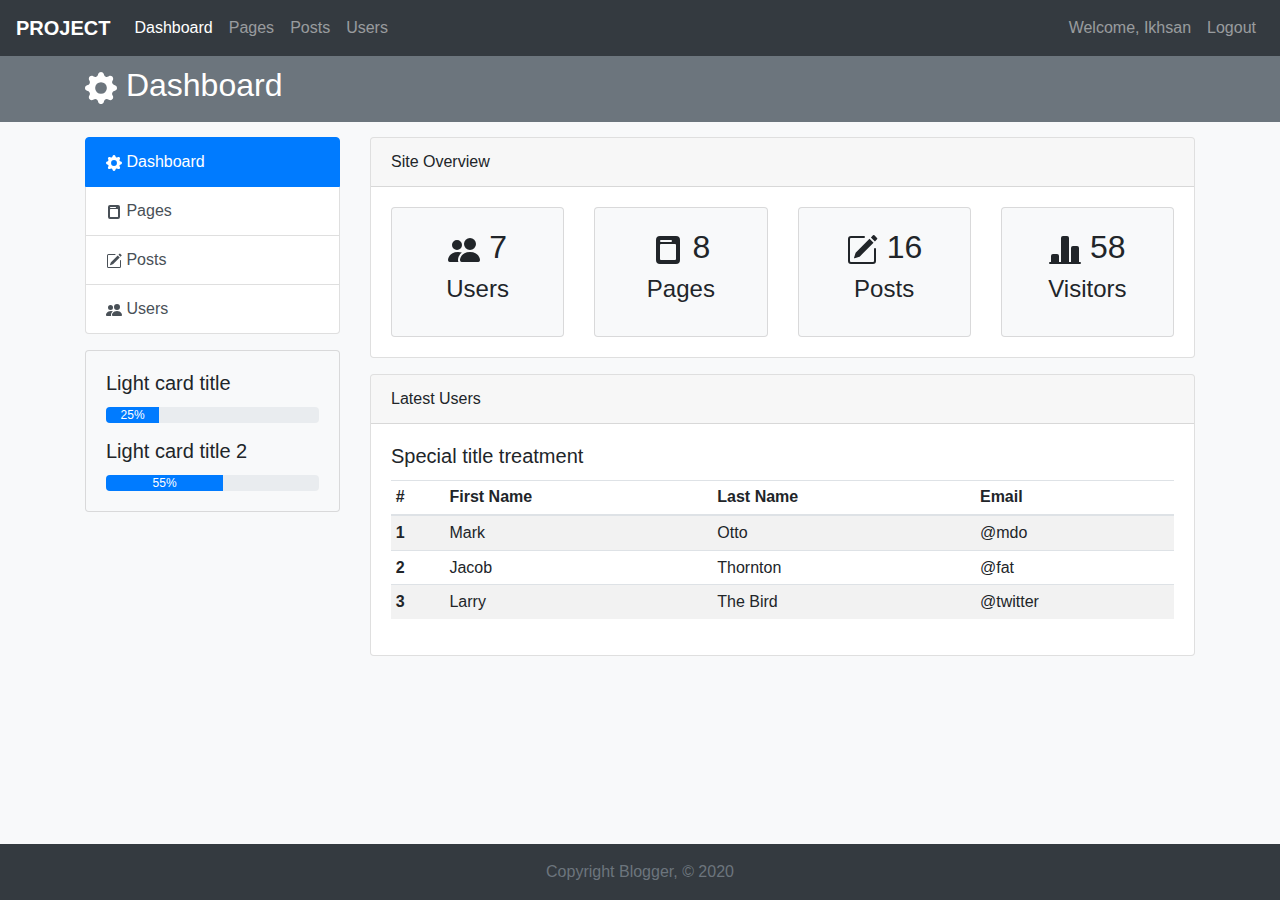
<file: index.html>
<!doctype html>
<html lang="en">
<head>
  <meta charset="utf-8">
  <meta name="viewport" content="width=device-width, initial-scale=1, shrink-to-fit=no">
  <meta name="description" content="">
  <meta name="author" content="Ikhsan Mohamad">
  <meta name="generator" content="">
  <title>Dashboard</title>

  <!-- Bootstrap core CSS -->
  <link href="styles/bootstrap.min.css" rel="stylesheet">

  <!-- Custom styles for this Page -->
  <link href="./styles/main-custom.css" rel="stylesheet">
</head>

<body class="bg-light">

  <nav class="navbar navbar-expand-md navbar-dark bg-dark">

    <a class="navbar-brand" href="#"><b>PROJECT</b></a>
    <button class="navbar-toggler" type="button" data-toggle="collapse" data-target="#navbarsExampleDefault" aria-controls="navbarsExampleDefault" aria-expanded="false" aria-label="Toggle navigation">
      <span class="navbar-toggler-icon"></span>
    </button>

    <div class="collapse navbar-collapse" id="navbarsExampleDefault">
      <ul class="navbar-nav mr-auto">
        <li class="nav-item active">
          <a class="nav-link" href="index.html">Dashboard<span class="sr-only">(current)</span></a>
        </li>
        <li class="nav-item">
          <a class="nav-link" href="./app/pages/pages.html">Pages</a>
        </li>
        <li class="nav-item">
          <a class="nav-link" href="./app/pages/posts.html">Posts</a>
        </li>
        <li class="nav-item">
          <a class="nav-link" href="./app/pages/users.html">Users</a>
        </li>
      </ul>
      <ul class="navbar-nav navbar-right">
        <li class="nav-item">
          <li class="nav-item">
            <a class="nav-link" href="#">Welcome, Ikhsan</a>
          </li>
          <li class="nav-item">
            <a class="nav-link" href="./app/auth/login.html">Logout</a>
          </li>
        </li>
      </ul>
    </div>

  </nav>

  <div id="header" class="bg-secondary">
    <div class="container">
      <div class="row">
        <div class="col-md-12">
          <h1 class="h2">
            <svg width="1em" height="1em" viewBox="0 0 16 16" class="bi bi-gear-fill" fill="currentColor" xmlns="http://www.w3.org/2000/svg">
              <path fill-rule="evenodd" d="M9.405 1.05c-.413-1.4-2.397-1.4-2.81 0l-.1.34a1.464 1.464 0 0 1-2.105.872l-.31-.17c-1.283-.698-2.686.705-1.987 1.987l.169.311c.446.82.023 1.841-.872 2.105l-.34.1c-1.4.413-1.4 2.397 0 2.81l.34.1a1.464 1.464 0 0 1 .872 2.105l-.17.31c-.698 1.283.705 2.686 1.987 1.987l.311-.169a1.464 1.464 0 0 1 2.105.872l.1.34c.413 1.4 2.397 1.4 2.81 0l.1-.34a1.464 1.464 0 0 1 2.105-.872l.31.17c1.283.698 2.686-.705 1.987-1.987l-.169-.311a1.464 1.464 0 0 1 .872-2.105l.34-.1c1.4-.413 1.4-2.397 0-2.81l-.34-.1a1.464 1.464 0 0 1-.872-2.105l.17-.31c.698-1.283-.705-2.686-1.987-1.987l-.311.169a1.464 1.464 0 0 1-2.105-.872l-.1-.34zM8 10.93a2.929 2.929 0 1 0 0-5.86 2.929 2.929 0 0 0 0 5.858z"/>
            </svg> Dashboard
          </h1>
        </div>

        <!-- <div class="col-md-2">
         
          <div class="dropdown">
            <button class="btn btn-light dropdown-toggle" type="button" id="dropdownMenuButton" data-toggle="dropdown" aria-haspopup="true" aria-expanded="false">
              Create Content
            </button>
            <div class="dropdown-menu" aria-labelledby="dropdownMenuButton">
              <a class="dropdown-item" href="#">Add Page</a>
              <a class="dropdown-item" href="#">Add Post</a>
              <a class="dropdown-item" href="#">Add User</a>
            </div>
          </div>
          
        </div> -->
        
      </div>
    </div>
  </div>

  <div class="container">
    <div class="row">
      <div class="col-md-3">
        
        <div class="list-group mb-3">
          <a href="#" class="list-group-item list-group-item-action active">
            <svg width="1em" height="1em" viewBox="0 0 16 16" class="bi bi-gear-fill" fill="currentColor" xmlns="http://www.w3.org/2000/svg">
              <path fill-rule="evenodd" d="M9.405 1.05c-.413-1.4-2.397-1.4-2.81 0l-.1.34a1.464 1.464 0 0 1-2.105.872l-.31-.17c-1.283-.698-2.686.705-1.987 1.987l.169.311c.446.82.023 1.841-.872 2.105l-.34.1c-1.4.413-1.4 2.397 0 2.81l.34.1a1.464 1.464 0 0 1 .872 2.105l-.17.31c-.698 1.283.705 2.686 1.987 1.987l.311-.169a1.464 1.464 0 0 1 2.105.872l.1.34c.413 1.4 2.397 1.4 2.81 0l.1-.34a1.464 1.464 0 0 1 2.105-.872l.31.17c1.283.698 2.686-.705 1.987-1.987l-.169-.311a1.464 1.464 0 0 1 .872-2.105l.34-.1c1.4-.413 1.4-2.397 0-2.81l-.34-.1a1.464 1.464 0 0 1-.872-2.105l.17-.31c.698-1.283-.705-2.686-1.987-1.987l-.311.169a1.464 1.464 0 0 1-2.105-.872l-.1-.34zM8 10.93a2.929 2.929 0 1 0 0-5.86 2.929 2.929 0 0 0 0 5.858z"/>
            </svg> Dashboard
          </a>
          <a href="./app/pages/pages.html" class="list-group-item list-group-item-action">
            <svg width="1em" height="1em" viewBox="0 0 16 16" class="bi bi-file-post-fill" fill="currentColor" xmlns="http://www.w3.org/2000/svg">
              <path fill-rule="evenodd" d="M12 1H4a2 2 0 0 0-2 2v10a2 2 0 0 0 2 2h8a2 2 0 0 0 2-2V3a2 2 0 0 0-2-2zM4.5 3a.5.5 0 0 0 0 1h5a.5.5 0 0 0 0-1h-5zm0 2a.5.5 0 0 0-.5.5v7a.5.5 0 0 0 .5.5h7a.5.5 0 0 0 .5-.5v-7a.5.5 0 0 0-.5-.5h-7z"/>
            </svg> Pages
          </a>
          <a href="./app/pages/posts.html" class="list-group-item list-group-item-action">
            <svg width="1em" height="1em" viewBox="0 0 16 16" class="bi bi-pencil-square" fill="currentColor" xmlns="http://www.w3.org/2000/svg">
              <path d="M15.502 1.94a.5.5 0 0 1 0 .706L14.459 3.69l-2-2L13.502.646a.5.5 0 0 1 .707 0l1.293 1.293zm-1.75 2.456l-2-2L4.939 9.21a.5.5 0 0 0-.121.196l-.805 2.414a.25.25 0 0 0 .316.316l2.414-.805a.5.5 0 0 0 .196-.12l6.813-6.814z"/>
              <path fill-rule="evenodd" d="M1 13.5A1.5 1.5 0 0 0 2.5 15h11a1.5 1.5 0 0 0 1.5-1.5v-6a.5.5 0 0 0-1 0v6a.5.5 0 0 1-.5.5h-11a.5.5 0 0 1-.5-.5v-11a.5.5 0 0 1 .5-.5H9a.5.5 0 0 0 0-1H2.5A1.5 1.5 0 0 0 1 2.5v11z"/>
            </svg> Posts
          </a>
          <a href="./app/pages/users.html" class="list-group-item list-group-item-action">
            <svg width="1em" height="1em" viewBox="0 0 16 16" class="bi bi-people-fill" fill="currentColor" xmlns="http://www.w3.org/2000/svg">
              <path fill-rule="evenodd" d="M7 14s-1 0-1-1 1-4 5-4 5 3 5 4-1 1-1 1H7zm4-6a3 3 0 1 0 0-6 3 3 0 0 0 0 6zm-5.784 6A2.238 2.238 0 0 1 5 13c0-1.355.68-2.75 1.936-3.72A6.325 6.325 0 0 0 5 9c-4 0-5 3-5 4s1 1 1 1h4.216zM4.5 8a2.5 2.5 0 1 0 0-5 2.5 2.5 0 0 0 0 5z"/>
            </svg> Users
          </a>
        </div>

        <div class="card bg-light mb-3">
          <div class="card-body">
            
            <h5 class="card-title">Light card title</h5>
            <div class="progress mb-3">
              <div class="progress-bar" role="progressbar" style="width: 25%;" aria-valuenow="25" aria-valuemin="0" aria-valuemax="100">25%</div>
            </div>
            <h5 class="card-title">Light card title 2</h5>
            <div class="progress">
              <div class="progress-bar" role="progressbar" style="width: 55%;" aria-valuenow="25" aria-valuemin="0" aria-valuemax="100">55%</div>
            </div>

          </div>
        </div>

      </div>

      <div class="col-md-9">

        <div class="card mb-3">
          <div class="card-header">
            Site Overview
          </div>
          <div class="card-body">
            <div class="row">

              <div class="col-md-3">
                <div class="card bg-light">
                  <div class="card-body text-center">
                    <h2>
                      <svg width="1em" height="1em" viewBox="0 0 16 16" class="bi bi-people-fill" fill="currentColor" xmlns="http://www.w3.org/2000/svg">
                        <path fill-rule="evenodd" d="M7 14s-1 0-1-1 1-4 5-4 5 3 5 4-1 1-1 1H7zm4-6a3 3 0 1 0 0-6 3 3 0 0 0 0 6zm-5.784 6A2.238 2.238 0 0 1 5 13c0-1.355.68-2.75 1.936-3.72A6.325 6.325 0 0 0 5 9c-4 0-5 3-5 4s1 1 1 1h4.216zM4.5 8a2.5 2.5 0 1 0 0-5 2.5 2.5 0 0 0 0 5z"/>
                      </svg> <span>7</span>
                   </h2>
                   <h4 class="card-title">Users</h4>     
                  </div>
                </div>
              </div>
              <div class="col-md-3">
                <div class="card bg-light">
                  <div class="card-body text-center">
                    <h2>
                      <svg width="1em" height="1em" viewBox="0 0 16 16" class="bi bi-file-post-fill" fill="currentColor" xmlns="http://www.w3.org/2000/svg">
                        <path fill-rule="evenodd" d="M12 1H4a2 2 0 0 0-2 2v10a2 2 0 0 0 2 2h8a2 2 0 0 0 2-2V3a2 2 0 0 0-2-2zM4.5 3a.5.5 0 0 0 0 1h5a.5.5 0 0 0 0-1h-5zm0 2a.5.5 0 0 0-.5.5v7a.5.5 0 0 0 .5.5h7a.5.5 0 0 0 .5-.5v-7a.5.5 0 0 0-.5-.5h-7z"/>
                      </svg> <span>8</span>
                   </h2>
                   <h4 class="card-title">Pages</h4>     
                  </div>
                </div>
              </div><div class="col-md-3">
                <div class="card bg-light">
                  <div class="card-body text-center">
                    <h2>
                      <svg width="1em" height="1em" viewBox="0 0 16 16" class="bi bi-pencil-square" fill="currentColor" xmlns="http://www.w3.org/2000/svg">
                        <path d="M15.502 1.94a.5.5 0 0 1 0 .706L14.459 3.69l-2-2L13.502.646a.5.5 0 0 1 .707 0l1.293 1.293zm-1.75 2.456l-2-2L4.939 9.21a.5.5 0 0 0-.121.196l-.805 2.414a.25.25 0 0 0 .316.316l2.414-.805a.5.5 0 0 0 .196-.12l6.813-6.814z"/>
                        <path fill-rule="evenodd" d="M1 13.5A1.5 1.5 0 0 0 2.5 15h11a1.5 1.5 0 0 0 1.5-1.5v-6a.5.5 0 0 0-1 0v6a.5.5 0 0 1-.5.5h-11a.5.5 0 0 1-.5-.5v-11a.5.5 0 0 1 .5-.5H9a.5.5 0 0 0 0-1H2.5A1.5 1.5 0 0 0 1 2.5v11z"/>
                      </svg> <span>16</span>
                   </h2>
                   <h4 class="card-title">Posts</h4>     
                  </div>
                </div>
              </div><div class="col-md-3">
                <div class="card bg-light">
                  <div class="card-body text-center">
                    <h2>
                      <svg width="1em" height="1em" viewBox="0 0 16 16" class="bi bi-bar-chart-line-fill" fill="currentColor" xmlns="http://www.w3.org/2000/svg">
                        <rect width="4" height="5" x="1" y="10" rx="1"/>
                        <rect width="4" height="14" x="6" y="1" rx="1"/>
                        <rect width="4" height="9" x="11" y="6" rx="1"/>
                        <path fill-rule="evenodd" d="M0 14.5a.5.5 0 0 1 .5-.5h15a.5.5 0 0 1 0 1H.5a.5.5 0 0 1-.5-.5z"/>
                      </svg> <span>58</span>
                   </h2>
                   <h4 class="card-title">Visitors</h4>     
                  </div>
                </div>
              </div>

            </div>
          </div>
        </div>

        <div class="card">
          <div class="card-header">
            Latest Users
          </div>
          <div class="card-body">
            <h5 class="card-title">Special title treatment</h5>
            <table class="table table-striped table-sm">
              <thead>
                <tr>
                  <th scope="col">#</th>
                  <th scope="col">First Name</th>
                  <th scope="col">Last Name</th>
                  <th scope="col">Email</th>
                </tr>
              </thead>
              <tbody>
                <tr>
                  <th scope="row">1</th>
                  <td>Mark</td>
                  <td>Otto</td>
                  <td>@mdo</td>
                </tr>
                <tr>
                  <th scope="row">2</th>
                  <td>Jacob</td>
                  <td>Thornton</td>
                  <td>@fat</td>
                </tr>
                <tr>
                  <th scope="row">3</th>
                  <td>Larry</td>
                  <td>The Bird</td>
                  <td>@twitter</td>
                </tr>
              </tbody>
            </table>
          </div>
        </div>

      </div>
    </div>
  </div>
  <!-- /.container -->

  <footer class="footer mt-auto py-3 bg-dark text-center fixed-bottom">
    <div class="container">
      <span class="text-muted">Copyright Blogger, &copy; 2020</span>
    </div>
  </footer>

  <script src="scripts/jquery-3.5.1.min.js"></script>
  <!-- <script src="./scripts/jquery-3.5.1.slim.min.js"></script> -->
  <!-- <script src="./scripts/popper.min.js"></script> -->
  <!-- <script src="https://cdnjs.cloudflare.com/ajax/libs/popper.js/2.4.4/cjs/popper.min.js"></script> -->
  <script src="scripts/bootstrap.min.js"></script>
  <!-- <script>
    $('.dropdown-toggle').dropdown()
  </script> -->

</body>
</html>
</file>
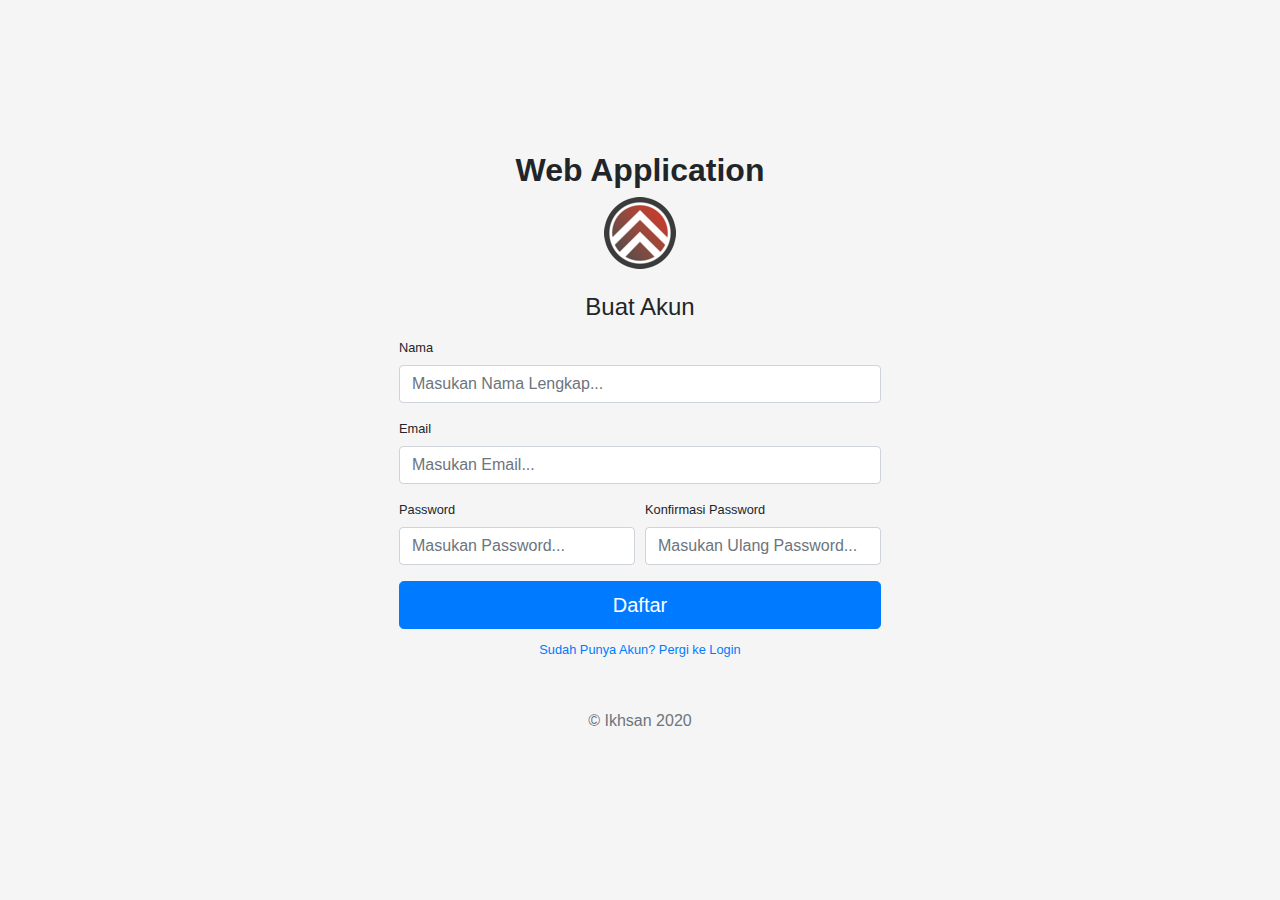
<file: app/auth/daftar.html>
<!doctype html>
<html lang="en">
<head>
  <meta charset="UTF-8">
  <meta name="viewport" content="width=device-width, initial-scale=1.0">
  <title>Daftar</title>
  <link rel="stylesheet" href="../../styles/bootstrap.css">
  <link rel="stylesheet" href="../../styles/login.css">
</head>
<body class="text-center">

  <form class="mx-auto px-4" style="width: 530px !important;">

    <h2 class="h2 font-weight-bold">Web Application</h2>
    <img class="mb-4" src="../../assets/img/ex-logo.png" alt="logo" width="72" height="72">
    <h2 class="h4 mb-3 font-weight-normal">Buat Akun</h2>
      <div class="form-row">
        <div class="form-group col-md-12">
          <label class="small float-left" for="nama">Nama</label>
          <input type="text" class="form-control" id="nama" placeholder="Masukan Nama Lengkap...">
        </div>
      </div>
      <div class="form-row">
        <div class="form-group col-md-12">
          <label class="small float-left" for="email">Email</label>
          <input type="email" class="form-control" id="email" placeholder="Masukan Email...">
        </div>
      </div>
      <div class="form-row">
        <div class="form-group col-md-6">
          <label class="small float-left" for="password">Password</label>
          <input type="password" class="form-control" id="password" placeholder="Masukan Password...">
        </div>
        <div class="form-group col-md-6">
          <label class="small float-left" for="confirm_password">Konfirmasi Password</label>
          <input type="password" class="form-control" id="confirm_password" placeholder="Masukan Ulang Password...">
        </div>
      </div>
      <a href="../../index.html" class="btn btn-lg btn-primary btn-block" type="submit">Daftar</a>
    <div class="mt-2">
      <p class="mb-0"><a href="login.html" class="small">Sudah Punya Akun? Pergi ke Login</a></p>
    </div>
    <p class="mt-5 mb-3 text-muted">&copy; Ikhsan 2020</p>

  </form>

</body>
</html>
</file>
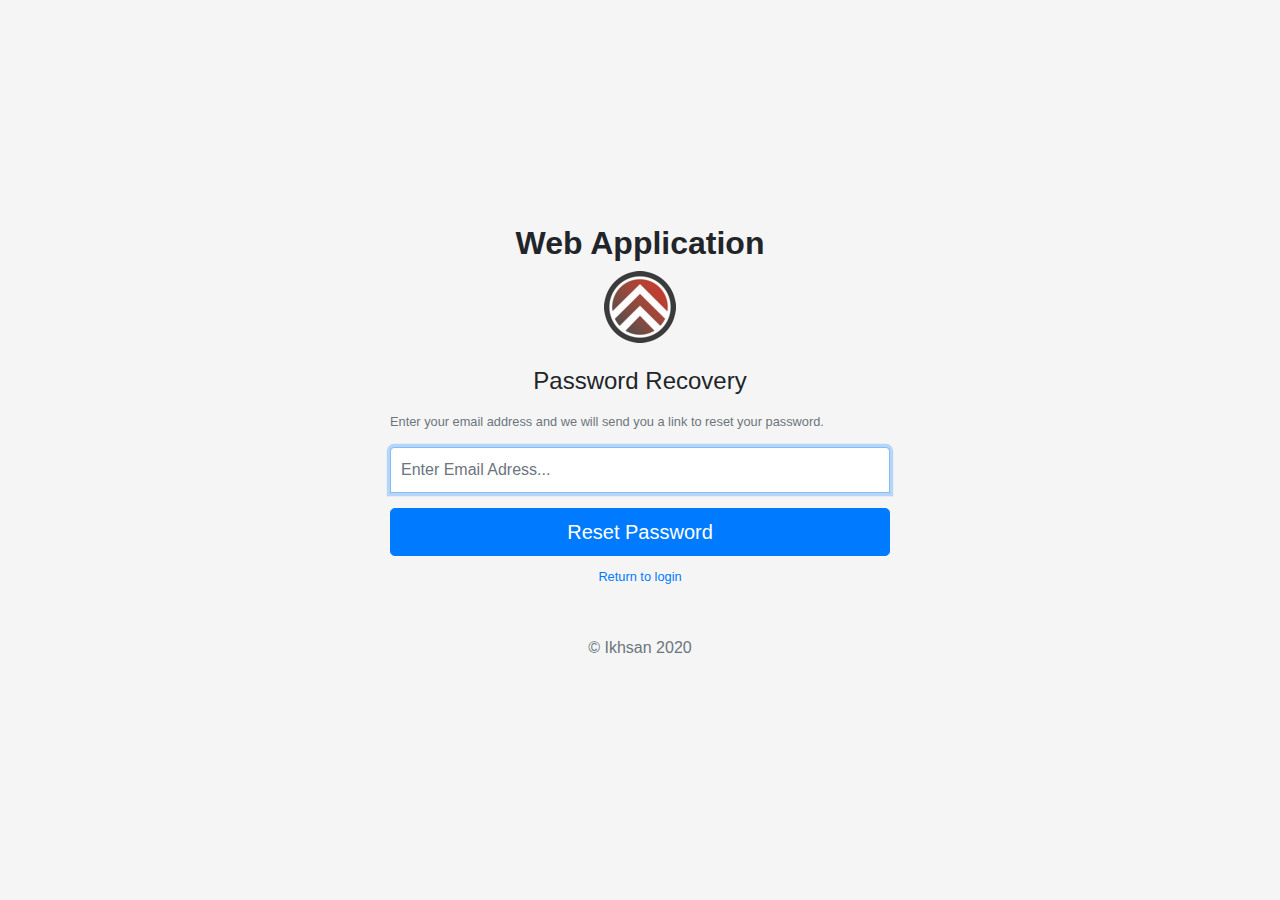
<file: app/auth/forgot-password.html>
<!doctype html>
<html lang="en">
<head>
  <meta charset="UTF-8">
  <meta name="viewport" content="width=device-width, initial-scale=1.0">
  <title>Password Recovery</title>
  <link rel="stylesheet" href="../../styles/bootstrap.css">
  <link rel="stylesheet" href="../../styles/login.css">
</head>
<body class="text-center">

  <form class="form-signin">

    <h2 class="h2 font-weight-bold">Web Application</h2>
    <img class="mb-4" src="../../assets/img/ex-logo.png" alt="logo" width="72" height="72">
    <h2 class="h4 mb-3 font-weight-normal">Password Recovery</h2>

    <div class="small mb-3 text-muted text-left">
      Enter your email address and we will send you a link to reset your password.
    </div>

    <label for="input_email" class="sr-only">Username</label>
    <input type="email" id="input_email" class="form-control" placeholder="Enter Email Adress..." required autofocus>

    <a href="../../index.html" class="btn btn-lg btn-primary btn-block mt-3" type="submit">Reset Password</a>
    <p class="mt-2"><a href="login.html" class="small">Return to login</a></p>
    <p class="mt-5 mb-3 text-muted">&copy; Ikhsan 2020</p>

  </form>

</body>
</html>
</file>
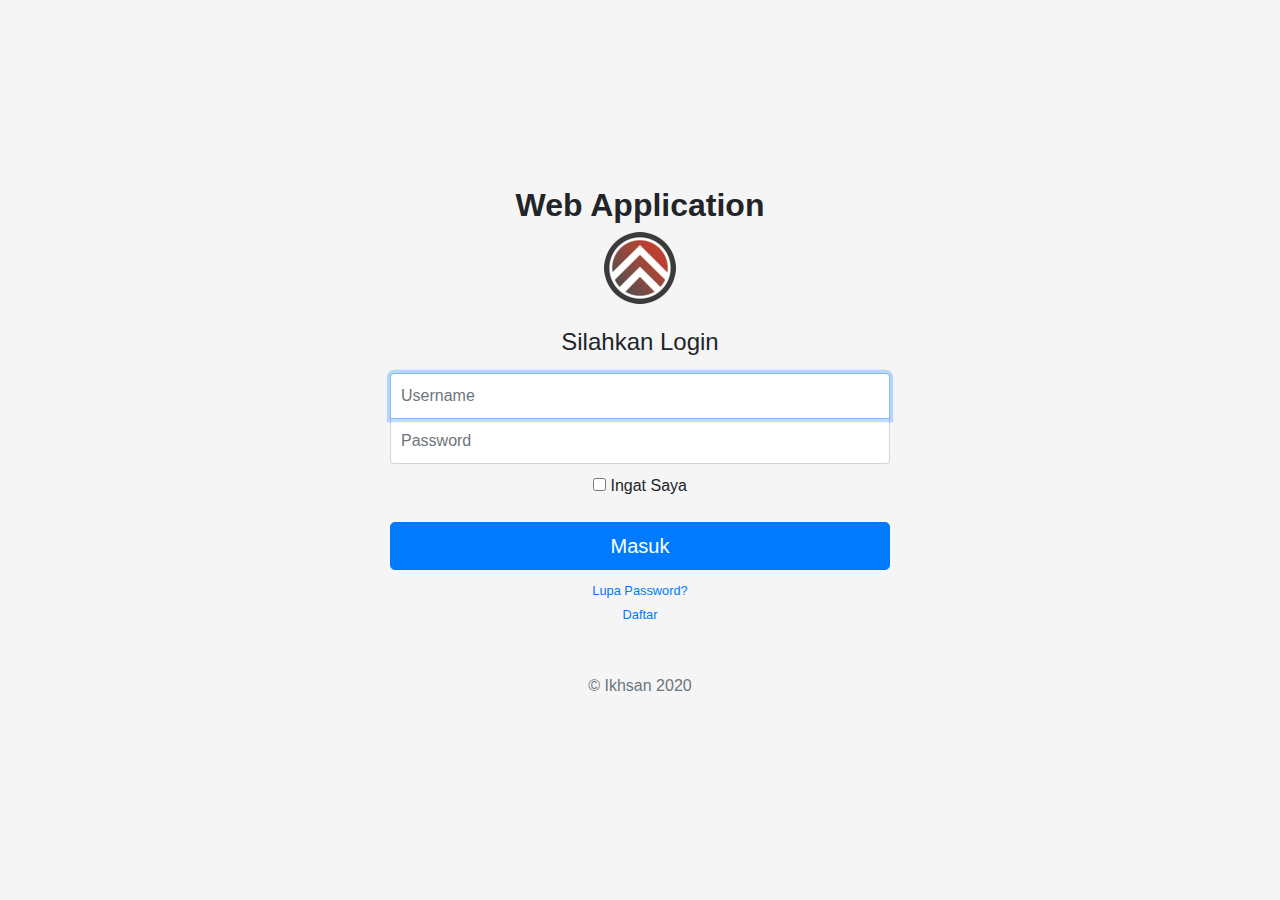
<file: app/auth/login.html>
<!doctype html>
<html lang="en">
<head>
  <meta charset="UTF-8">
  <meta name="viewport" content="width=device-width, initial-scale=1.0">
  <title>Login</title>
  <link rel="stylesheet" href="../../styles/bootstrap.css">
  <link rel="stylesheet" href="../../styles/login.css">
</head>
<body class="text-center">

  <form class="form-signin">

    <h2 class="h2 font-weight-bold">Web Application</h2>
    <img class="mb-4" src="../../assets/img/ex-logo.png" alt="logo" width="72" height="72">
    <h2 class="h4 mb-3 font-weight-normal">Silahkan Login</h2>
    <label for="inputEmail" class="sr-only">Username</label>
    <input type="email" id="inputEmail" class="form-control" placeholder="Username" required autofocus>
    <label for="inputPassword" class="sr-only">Password</label>
    <input type="password" id="inputPassword" class="form-control" placeholder="Password" required>
    <div class="checkbox mb-3">
      <label>
        <input type="checkbox" value="remember-me"> Ingat Saya
      </label>
    </div>
    <a href="../../index.html" class="btn btn-lg btn-primary btn-block" type="submit">Masuk</a>
    <div class="mt-2">
      <p class="mb-0"><a href="forgot-password.html" class="small">Lupa Password?</a></p>
      <a href="daftar.html" class="small">Daftar</a>
    </div>
    <p class="mt-5 mb-3 text-muted">&copy; Ikhsan 2020</p>

  </form>

</body>
</html>
</file>
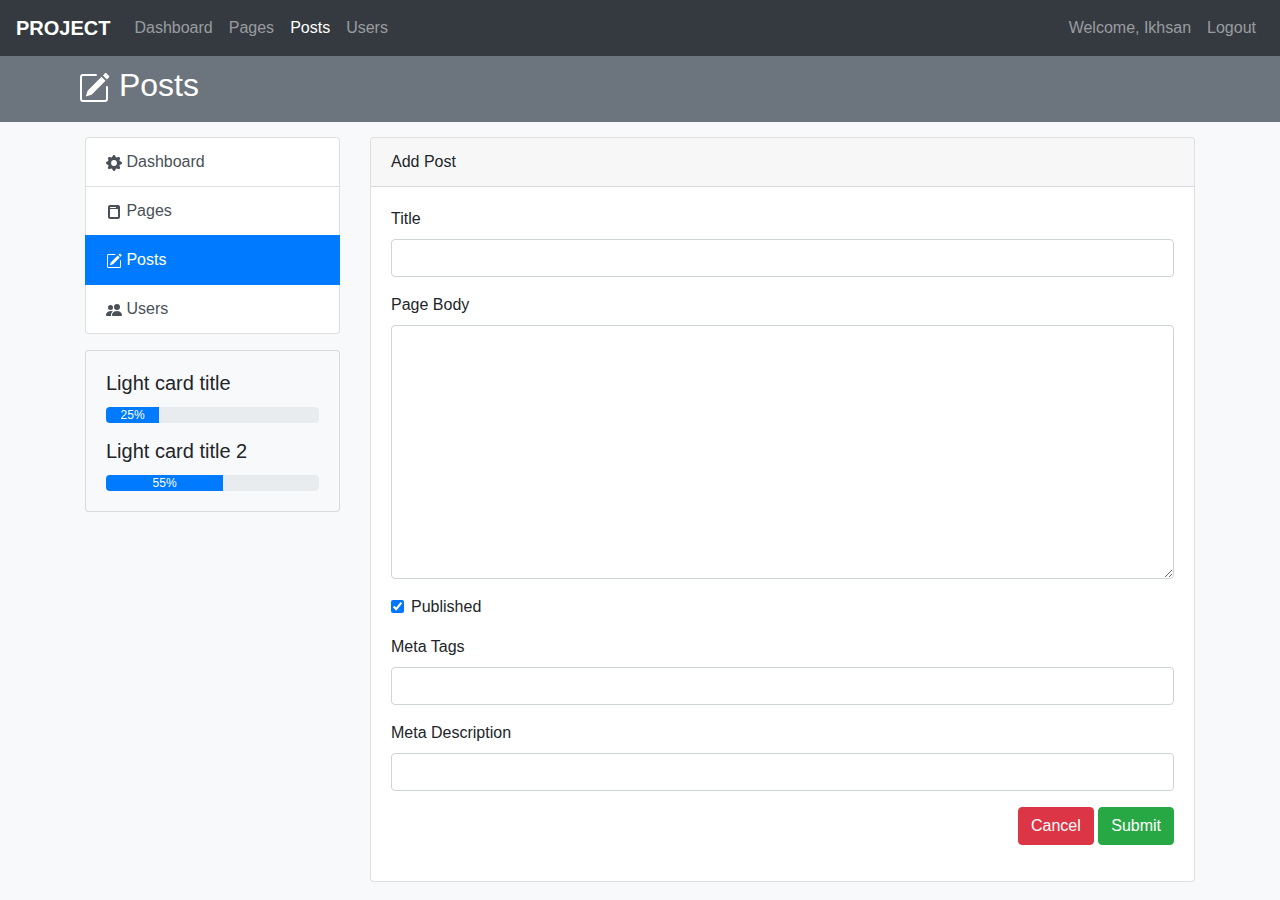
<file: app/pages/create-post.html>
<!doctype html>
<html lang="en">
<head>
  <meta charset="utf-8">
  <meta name="viewport" content="width=device-width, initial-scale=1, shrink-to-fit=no">
  <meta name="description" content="">
  <meta name="author" content="Ikhsan Mohamad">
  <meta name="generator" content="">
  <title>Add Post</title>

  <!-- Bootstrap core CSS -->
  <link href="../../styles/bootstrap.min.css" rel="stylesheet">

  <!-- Custom styles for this Page -->
  <link href="../../styles/main-custom.css" rel="stylesheet">
</head>

<body class="bg-light">

  <nav class="navbar navbar-expand-md navbar-dark bg-dark">

    <a class="navbar-brand" href="#"><b>PROJECT</b></a>
    <button class="navbar-toggler" type="button" data-toggle="collapse" data-target="#navbarsExampleDefault" aria-controls="navbarsExampleDefault" aria-expanded="false" aria-label="Toggle navigation">
      <span class="navbar-toggler-icon"></span>
    </button>

    <div class="collapse navbar-collapse" id="navbarsExampleDefault">
      <ul class="navbar-nav mr-auto">
        <li class="nav-item">
          <a class="nav-link" href="../../index.html">Dashboard<span class="sr-only">(current)</span></a>
        </li>
        <li class="nav-item">
          <a class="nav-link" href="pages.html">Pages</a>
        </li>
        <li class="nav-item active">
          <a class="nav-link" href="posts.html">Posts</a>
        </li>
        <li class="nav-item">
          <a class="nav-link" href="users.html">Users</a>
        </li>
      </ul>
      <ul class="navbar-nav navbar-right">
        <li class="nav-item dropdown">
          <li class="nav-item">
            <a class="nav-link" href="#">Welcome, Ikhsan</a>
          </li>
          <li class="nav-item">
            <a class="nav-link" href="../auth/login.html">Logout</a>
          </li>
        </li>
      </ul>
    </div>

  </nav>

  <div id="header" class="bg-secondary">
    <div class="container">
      <div class="row">
        <h1 class="h2 mx-2">
          <svg width="1em" height="1em" viewBox="0 0 16 16" class="bi bi-pencil-square" fill="currentColor" xmlns="http://www.w3.org/2000/svg">
            <path d="M15.502 1.94a.5.5 0 0 1 0 .706L14.459 3.69l-2-2L13.502.646a.5.5 0 0 1 .707 0l1.293 1.293zm-1.75 2.456l-2-2L4.939 9.21a.5.5 0 0 0-.121.196l-.805 2.414a.25.25 0 0 0 .316.316l2.414-.805a.5.5 0 0 0 .196-.12l6.813-6.814z"/>
            <path fill-rule="evenodd" d="M1 13.5A1.5 1.5 0 0 0 2.5 15h11a1.5 1.5 0 0 0 1.5-1.5v-6a.5.5 0 0 0-1 0v6a.5.5 0 0 1-.5.5h-11a.5.5 0 0 1-.5-.5v-11a.5.5 0 0 1 .5-.5H9a.5.5 0 0 0 0-1H2.5A1.5 1.5 0 0 0 1 2.5v11z"/>
          </svg> 
          Posts
        </h1>
      </div>
    </div>
  </div>

  <div class="container">
    <div class="row">
      <div class="col-md-3">
        
        <div class="list-group mb-3">
          <a href="../../index.html" class="list-group-item list-group-item-action">
            <svg width="1em" height="1em" viewBox="0 0 16 16" class="bi bi-gear-fill" fill="currentColor" xmlns="http://www.w3.org/2000/svg">
              <path fill-rule="evenodd" d="M9.405 1.05c-.413-1.4-2.397-1.4-2.81 0l-.1.34a1.464 1.464 0 0 1-2.105.872l-.31-.17c-1.283-.698-2.686.705-1.987 1.987l.169.311c.446.82.023 1.841-.872 2.105l-.34.1c-1.4.413-1.4 2.397 0 2.81l.34.1a1.464 1.464 0 0 1 .872 2.105l-.17.31c-.698 1.283.705 2.686 1.987 1.987l.311-.169a1.464 1.464 0 0 1 2.105.872l.1.34c.413 1.4 2.397 1.4 2.81 0l.1-.34a1.464 1.464 0 0 1 2.105-.872l.31.17c1.283.698 2.686-.705 1.987-1.987l-.169-.311a1.464 1.464 0 0 1 .872-2.105l.34-.1c1.4-.413 1.4-2.397 0-2.81l-.34-.1a1.464 1.464 0 0 1-.872-2.105l.17-.31c.698-1.283-.705-2.686-1.987-1.987l-.311.169a1.464 1.464 0 0 1-2.105-.872l-.1-.34zM8 10.93a2.929 2.929 0 1 0 0-5.86 2.929 2.929 0 0 0 0 5.858z"/>
            </svg> Dashboard
          </a>
          <a href="pages.html" class="list-group-item list-group-item-action">
            <svg width="1em" height="1em" viewBox="0 0 16 16" class="bi bi-file-post-fill" fill="currentColor" xmlns="http://www.w3.org/2000/svg">
              <path fill-rule="evenodd" d="M12 1H4a2 2 0 0 0-2 2v10a2 2 0 0 0 2 2h8a2 2 0 0 0 2-2V3a2 2 0 0 0-2-2zM4.5 3a.5.5 0 0 0 0 1h5a.5.5 0 0 0 0-1h-5zm0 2a.5.5 0 0 0-.5.5v7a.5.5 0 0 0 .5.5h7a.5.5 0 0 0 .5-.5v-7a.5.5 0 0 0-.5-.5h-7z"/>
            </svg> Pages
          </a>
          <a href="posts.html" class="list-group-item list-group-item-action active">
            <svg width="1em" height="1em" viewBox="0 0 16 16" class="bi bi-pencil-square" fill="currentColor" xmlns="http://www.w3.org/2000/svg">
              <path d="M15.502 1.94a.5.5 0 0 1 0 .706L14.459 3.69l-2-2L13.502.646a.5.5 0 0 1 .707 0l1.293 1.293zm-1.75 2.456l-2-2L4.939 9.21a.5.5 0 0 0-.121.196l-.805 2.414a.25.25 0 0 0 .316.316l2.414-.805a.5.5 0 0 0 .196-.12l6.813-6.814z"/>
              <path fill-rule="evenodd" d="M1 13.5A1.5 1.5 0 0 0 2.5 15h11a1.5 1.5 0 0 0 1.5-1.5v-6a.5.5 0 0 0-1 0v6a.5.5 0 0 1-.5.5h-11a.5.5 0 0 1-.5-.5v-11a.5.5 0 0 1 .5-.5H9a.5.5 0 0 0 0-1H2.5A1.5 1.5 0 0 0 1 2.5v11z"/>
            </svg> Posts
          </a>
          <a href="users.html" class="list-group-item list-group-item-action">
            <svg width="1em" height="1em" viewBox="0 0 16 16" class="bi bi-people-fill" fill="currentColor" xmlns="http://www.w3.org/2000/svg">
              <path fill-rule="evenodd" d="M7 14s-1 0-1-1 1-4 5-4 5 3 5 4-1 1-1 1H7zm4-6a3 3 0 1 0 0-6 3 3 0 0 0 0 6zm-5.784 6A2.238 2.238 0 0 1 5 13c0-1.355.68-2.75 1.936-3.72A6.325 6.325 0 0 0 5 9c-4 0-5 3-5 4s1 1 1 1h4.216zM4.5 8a2.5 2.5 0 1 0 0-5 2.5 2.5 0 0 0 0 5z"/>
            </svg> Users
          </a>
        </div>

        <div class="card bg-light mb-3">
          <div class="card-body">
            
            <h5 class="card-title">Light card title</h5>
            <div class="progress mb-3">
              <div class="progress-bar" role="progressbar" style="width: 25%;" aria-valuenow="25" aria-valuemin="0" aria-valuemax="100">25%</div>
            </div>
            <h5 class="card-title">Light card title 2</h5>
            <div class="progress">
              <div class="progress-bar" role="progressbar" style="width: 55%;" aria-valuenow="25" aria-valuemin="0" aria-valuemax="100">55%</div>
            </div>

          </div>
        </div>

      </div>

      <div class="col-md-9">

        <div class="card mb-3">
          <div class="card-header">
            Add Post
          </div>
          <div class="card-body">

            <form>
              <div class="form-group">
                <label for="page_title">Title</label>
                <input type="text" class="form-control" id="page_title">
              </div>
              <div class="form-group">
                <label for="page_body">Page Body</label>
                <div id="editor">
                  <textarea class="form-control" name="" id="page_body" rows="10"></textarea>
                </div>
              </div>
              <div class="form-group">
                <div class="form-check">
                  <input class="form-check-input" type="checkbox" id="published" checked>
                  <label class="form-check-label" for="published">
                    Published
                  </label>
                </div>
              </div>
              <div class="form-group">
                <label for="meta_tags">Meta Tags</label>
                <input type="text" class="form-control" id="meta_tags">
              </div>
              <div class="form-group">
                <label for="meta_description">Meta Description</label>
                <input type="text" class="form-control" id="meta_description">
              </div>
              <div class="form-group float-right">
                <a href="posts.html" role="button" class="btn btn-danger">Cancel</a>
                <button type="submit" class="btn btn-success">Submit</button>
              </div>
            </form>
            

          </div>
        </div>

      </div>
    </div>
  </div>
  <!-- /.container -->
  
  <script src="https://cdn.ckeditor.com/ckeditor5/20.0.0/classic/ckeditor.js"></script>
  <script>
    ClassicEditor
            .create( document.querySelector( '#editor' ) )
            .then( editor => {
                    console.log( editor );
            } )
            .catch( error => {
                    console.error( error );
            } );
  </script>


  <script src="../../scripts/jquery-3.5.1.min.js"></script>
  <script src="../../scripts/bootstrap.min.js"></script>

</body>
</html>
</file>
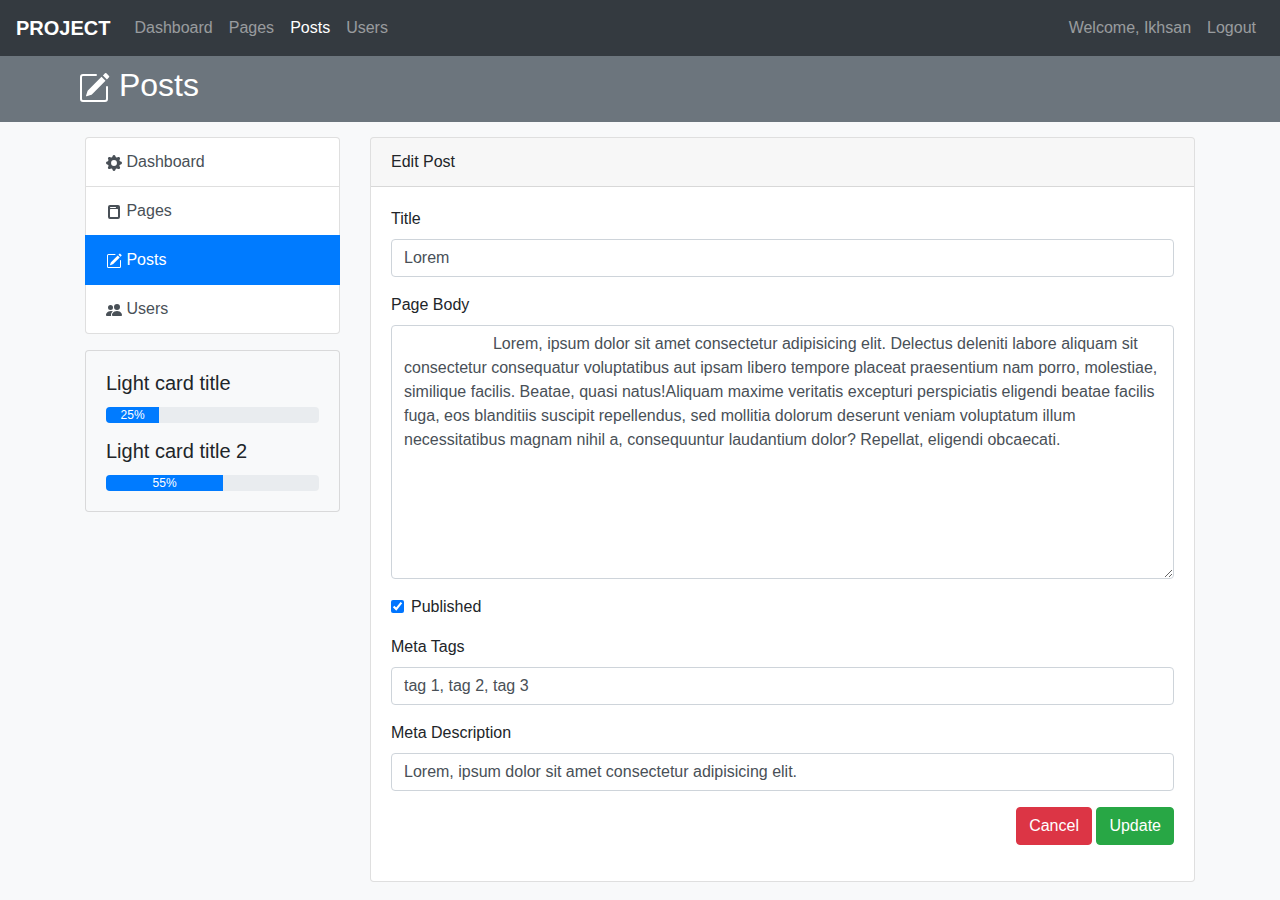
<file: app/pages/edit-post.html>
<!doctype html>
<html lang="en">
<head>
  <meta charset="utf-8">
  <meta name="viewport" content="width=device-width, initial-scale=1, shrink-to-fit=no">
  <meta name="description" content="">
  <meta name="author" content="Ikhsan Mohamad">
  <meta name="generator" content="">
  <title>Edit Post</title>

  <!-- Bootstrap core CSS -->
  <link href="../../styles/bootstrap.min.css" rel="stylesheet">

  <!-- Custom styles for this Page -->
  <link href="../../styles/main-custom.css" rel="stylesheet">
</head>

<body class="bg-light">

  <nav class="navbar navbar-expand-md navbar-dark bg-dark">

    <a class="navbar-brand" href="#"><b>PROJECT</b></a>
    <button class="navbar-toggler" type="button" data-toggle="collapse" data-target="#navbarsExampleDefault" aria-controls="navbarsExampleDefault" aria-expanded="false" aria-label="Toggle navigation">
      <span class="navbar-toggler-icon"></span>
    </button>

    <div class="collapse navbar-collapse" id="navbarsExampleDefault">
      <ul class="navbar-nav mr-auto">
        <li class="nav-item">
          <a class="nav-link" href="../../index.html">Dashboard<span class="sr-only">(current)</span></a>
        </li>
        <li class="nav-item">
          <a class="nav-link" href="pages.html">Pages</a>
        </li>
        <li class="nav-item active">
          <a class="nav-link" href="posts.html">Posts</a>
        </li>
        <li class="nav-item">
          <a class="nav-link" href="users.html">Users</a>
        </li>
      </ul>
      <ul class="navbar-nav navbar-right">
        <li class="nav-item dropdown">
          <li class="nav-item">
            <a class="nav-link" href="#">Welcome, Ikhsan</a>
          </li>
          <li class="nav-item">
            <a class="nav-link" href="../auth/login.html">Logout</a>
          </li>
        </li>
      </ul>
    </div>

  </nav>

  <div id="header" class="bg-secondary">
    <div class="container">
      <div class="row">
        <h1 class="h2 mx-2">
          <svg width="1em" height="1em" viewBox="0 0 16 16" class="bi bi-pencil-square" fill="currentColor" xmlns="http://www.w3.org/2000/svg">
            <path d="M15.502 1.94a.5.5 0 0 1 0 .706L14.459 3.69l-2-2L13.502.646a.5.5 0 0 1 .707 0l1.293 1.293zm-1.75 2.456l-2-2L4.939 9.21a.5.5 0 0 0-.121.196l-.805 2.414a.25.25 0 0 0 .316.316l2.414-.805a.5.5 0 0 0 .196-.12l6.813-6.814z"/>
            <path fill-rule="evenodd" d="M1 13.5A1.5 1.5 0 0 0 2.5 15h11a1.5 1.5 0 0 0 1.5-1.5v-6a.5.5 0 0 0-1 0v6a.5.5 0 0 1-.5.5h-11a.5.5 0 0 1-.5-.5v-11a.5.5 0 0 1 .5-.5H9a.5.5 0 0 0 0-1H2.5A1.5 1.5 0 0 0 1 2.5v11z"/>
          </svg> 
          Posts
        </h1>
      </div>
    </div>
  </div>

  <div class="container">
    <div class="row">
      <div class="col-md-3">
        
        <div class="list-group mb-3">
          <a href="../../index.html" class="list-group-item list-group-item-action">
            <svg width="1em" height="1em" viewBox="0 0 16 16" class="bi bi-gear-fill" fill="currentColor" xmlns="http://www.w3.org/2000/svg">
              <path fill-rule="evenodd" d="M9.405 1.05c-.413-1.4-2.397-1.4-2.81 0l-.1.34a1.464 1.464 0 0 1-2.105.872l-.31-.17c-1.283-.698-2.686.705-1.987 1.987l.169.311c.446.82.023 1.841-.872 2.105l-.34.1c-1.4.413-1.4 2.397 0 2.81l.34.1a1.464 1.464 0 0 1 .872 2.105l-.17.31c-.698 1.283.705 2.686 1.987 1.987l.311-.169a1.464 1.464 0 0 1 2.105.872l.1.34c.413 1.4 2.397 1.4 2.81 0l.1-.34a1.464 1.464 0 0 1 2.105-.872l.31.17c1.283.698 2.686-.705 1.987-1.987l-.169-.311a1.464 1.464 0 0 1 .872-2.105l.34-.1c1.4-.413 1.4-2.397 0-2.81l-.34-.1a1.464 1.464 0 0 1-.872-2.105l.17-.31c.698-1.283-.705-2.686-1.987-1.987l-.311.169a1.464 1.464 0 0 1-2.105-.872l-.1-.34zM8 10.93a2.929 2.929 0 1 0 0-5.86 2.929 2.929 0 0 0 0 5.858z"/>
            </svg> Dashboard
          </a>
          <a href="pages.html" class="list-group-item list-group-item-action">
            <svg width="1em" height="1em" viewBox="0 0 16 16" class="bi bi-file-post-fill" fill="currentColor" xmlns="http://www.w3.org/2000/svg">
              <path fill-rule="evenodd" d="M12 1H4a2 2 0 0 0-2 2v10a2 2 0 0 0 2 2h8a2 2 0 0 0 2-2V3a2 2 0 0 0-2-2zM4.5 3a.5.5 0 0 0 0 1h5a.5.5 0 0 0 0-1h-5zm0 2a.5.5 0 0 0-.5.5v7a.5.5 0 0 0 .5.5h7a.5.5 0 0 0 .5-.5v-7a.5.5 0 0 0-.5-.5h-7z"/>
            </svg> Pages
          </a>
          <a href="posts.html" class="list-group-item list-group-item-action active">
            <svg width="1em" height="1em" viewBox="0 0 16 16" class="bi bi-pencil-square" fill="currentColor" xmlns="http://www.w3.org/2000/svg">
              <path d="M15.502 1.94a.5.5 0 0 1 0 .706L14.459 3.69l-2-2L13.502.646a.5.5 0 0 1 .707 0l1.293 1.293zm-1.75 2.456l-2-2L4.939 9.21a.5.5 0 0 0-.121.196l-.805 2.414a.25.25 0 0 0 .316.316l2.414-.805a.5.5 0 0 0 .196-.12l6.813-6.814z"/>
              <path fill-rule="evenodd" d="M1 13.5A1.5 1.5 0 0 0 2.5 15h11a1.5 1.5 0 0 0 1.5-1.5v-6a.5.5 0 0 0-1 0v6a.5.5 0 0 1-.5.5h-11a.5.5 0 0 1-.5-.5v-11a.5.5 0 0 1 .5-.5H9a.5.5 0 0 0 0-1H2.5A1.5 1.5 0 0 0 1 2.5v11z"/>
            </svg> Posts
          </a>
          <a href="users.html" class="list-group-item list-group-item-action">
            <svg width="1em" height="1em" viewBox="0 0 16 16" class="bi bi-people-fill" fill="currentColor" xmlns="http://www.w3.org/2000/svg">
              <path fill-rule="evenodd" d="M7 14s-1 0-1-1 1-4 5-4 5 3 5 4-1 1-1 1H7zm4-6a3 3 0 1 0 0-6 3 3 0 0 0 0 6zm-5.784 6A2.238 2.238 0 0 1 5 13c0-1.355.68-2.75 1.936-3.72A6.325 6.325 0 0 0 5 9c-4 0-5 3-5 4s1 1 1 1h4.216zM4.5 8a2.5 2.5 0 1 0 0-5 2.5 2.5 0 0 0 0 5z"/>
            </svg> Users
          </a>
        </div>

        <div class="card bg-light mb-3">
          <div class="card-body">
            
            <h5 class="card-title">Light card title</h5>
            <div class="progress mb-3">
              <div class="progress-bar" role="progressbar" style="width: 25%;" aria-valuenow="25" aria-valuemin="0" aria-valuemax="100">25%</div>
            </div>
            <h5 class="card-title">Light card title 2</h5>
            <div class="progress">
              <div class="progress-bar" role="progressbar" style="width: 55%;" aria-valuenow="25" aria-valuemin="0" aria-valuemax="100">55%</div>
            </div>

          </div>
        </div>

      </div>

      <div class="col-md-9">

        <div class="card mb-3">
          <div class="card-header">
            Edit Post
          </div>
          <div class="card-body">

            <form>
              <div class="form-group">
                <label for="page_title">Title</label>
                <input type="text" class="form-control" id="page_title" value="Lorem">
              </div>
              <div class="form-group">
                <label for="page_body">Page Body</label>
                <div id="editor">
                  <textarea class="form-control" name="" id="page_body" cols="30" rows="10">
                    Lorem, ipsum dolor sit amet consectetur adipisicing elit. Delectus deleniti labore aliquam sit consectetur consequatur voluptatibus aut ipsam libero tempore placeat praesentium nam porro, molestiae, similique facilis. Beatae, quasi natus!Aliquam maxime veritatis excepturi perspiciatis eligendi beatae facilis fuga, eos blanditiis suscipit repellendus, sed mollitia dolorum deserunt veniam voluptatum illum necessitatibus magnam nihil a, consequuntur laudantium dolor? Repellat, eligendi obcaecati.
                  </textarea>
                </div>
              </div>
              <div class="form-group">
                <div class="form-check">
                  <input class="form-check-input" type="checkbox" id="published" checked>
                  <label class="form-check-label" for="published">
                    Published
                  </label>
                </div>
              </div>
              <div class="form-group">
                <label for="meta_tags">Meta Tags</label>
                <input type="text" class="form-control" id="meta_tags" value="tag 1, tag 2, tag 3">
              </div>
              <div class="form-group">
                <label for="meta_description">Meta Description</label>
                <input type="text" class="form-control" id="meta_description" value="Lorem, ipsum dolor sit amet consectetur adipisicing elit.">
              </div>
              <div class="form-group float-right">
                <a href="posts.html" role="button" class="btn btn-danger">Cancel</a>
                <button type="submit" class="btn btn-success">Update</button>
              </div>
            </form>
            

          </div>
        </div>

      </div>
    </div>
  </div>
  <!-- /.container -->
  
  <script src="https://cdn.ckeditor.com/ckeditor5/20.0.0/classic/ckeditor.js"></script>
  <script>
    ClassicEditor
            .create( document.querySelector( '#editor' ) )
            .then( editor => {
                    console.log( editor );
            } )
            .catch( error => {
                    console.error( error );
            } );
  </script>


  <script src="../../scripts/jquery-3.5.1.min.js"></script>
  <script src="../../scripts/bootstrap.min.js"></script>

</body>
</html>
</file>
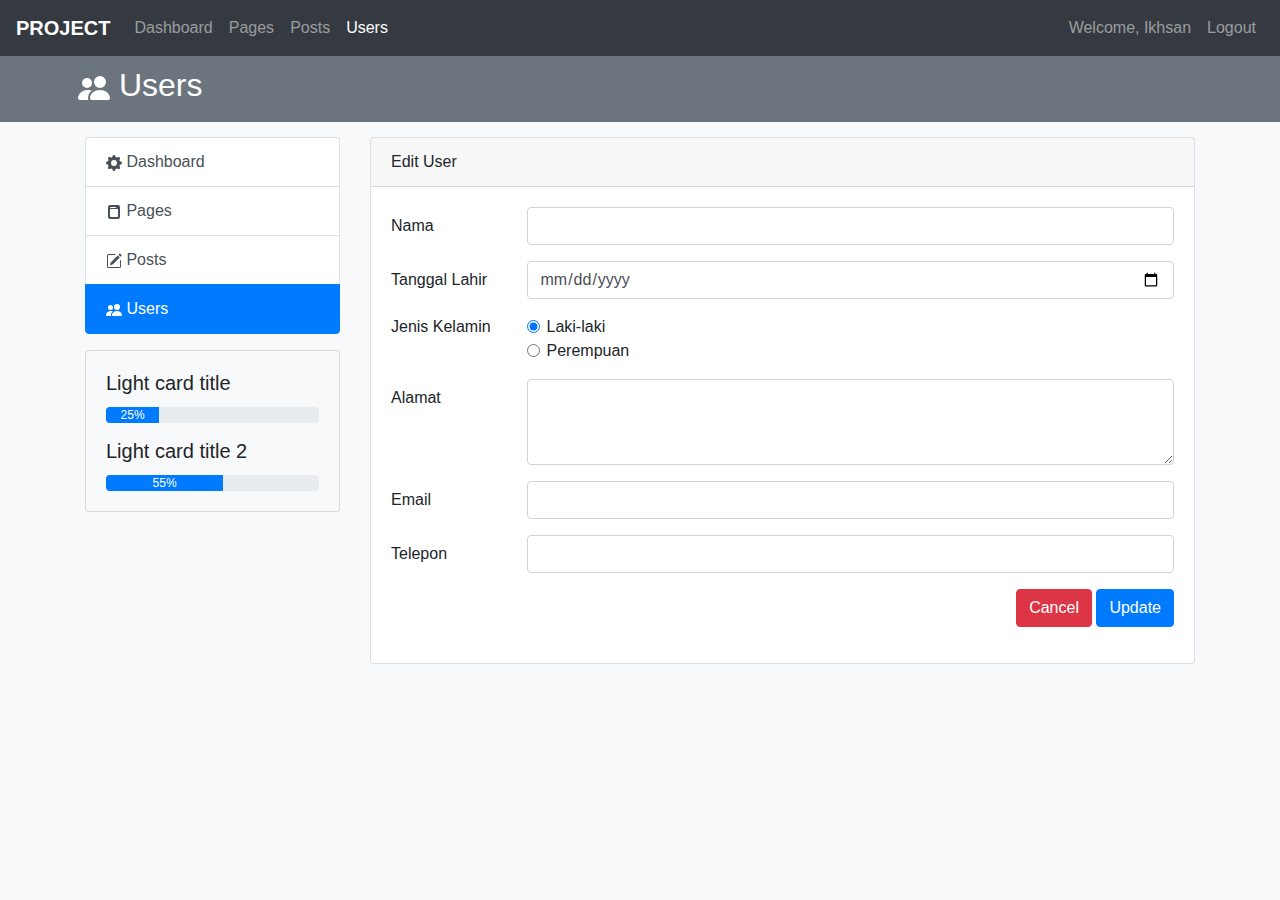
<file: app/pages/edit-user.html>
<!doctype html>
<html lang="en">
<head>
  <meta charset="utf-8">
  <meta name="viewport" content="width=device-width, initial-scale=1, shrink-to-fit=no">
  <meta name="description" content="">
  <meta name="author" content="Ikhsan Mohamad">
  <meta name="generator" content="">
  <title>Edit User</title>

  <!-- Bootstrap core CSS -->
  <link href="../../styles/bootstrap.min.css" rel="stylesheet">

  <!-- Custom styles for this Page -->
  <link href="../../styles/main-custom.css" rel="stylesheet">
</head>

<body class="bg-light">

  <nav class="navbar navbar-expand-md navbar-dark bg-dark">

    <a class="navbar-brand" href="#"><b>PROJECT</b></a>
    <button class="navbar-toggler" type="button" data-toggle="collapse" data-target="#navbarsExampleDefault" aria-controls="navbarsExampleDefault" aria-expanded="false" aria-label="Toggle navigation">
      <span class="navbar-toggler-icon"></span>
    </button>

    <div class="collapse navbar-collapse" id="navbarsExampleDefault">
      <ul class="navbar-nav mr-auto">
        <li class="nav-item">
          <a class="nav-link" href="../../index.html">Dashboard<span class="sr-only">(current)</span></a>
        </li>
        <li class="nav-item">
          <a class="nav-link" href="pages.html">Pages</a>
        </li>
        <li class="nav-item">
          <a class="nav-link" href="posts.html">Posts</a>
        </li>
        <li class="nav-item active">
          <a class="nav-link" href="users.html">Users</a>
        </li>
      </ul>
      <ul class="navbar-nav navbar-right">
        <li class="nav-item dropdown">
          <li class="nav-item">
            <a class="nav-link" href="#">Welcome, Ikhsan</a>
          </li>
          <li class="nav-item">
            <a class="nav-link" href="../auth/login.html">Logout</a>
          </li>
        </li>
      </ul>
    </div>

  </nav>

  <div id="header" class="bg-secondary">
    <div class="container">
      <div class="row">
        <h1 class="h2 mx-2">
          <svg width="1em" height="1em" viewBox="0 0 16 16" class="bi bi-people-fill" fill="currentColor" xmlns="http://www.w3.org/2000/svg">
            <path fill-rule="evenodd" d="M7 14s-1 0-1-1 1-4 5-4 5 3 5 4-1 1-1 1H7zm4-6a3 3 0 1 0 0-6 3 3 0 0 0 0 6zm-5.784 6A2.238 2.238 0 0 1 5 13c0-1.355.68-2.75 1.936-3.72A6.325 6.325 0 0 0 5 9c-4 0-5 3-5 4s1 1 1 1h4.216zM4.5 8a2.5 2.5 0 1 0 0-5 2.5 2.5 0 0 0 0 5z"/>
          </svg>  
          Users
        </h1>
      </div>
    </div>
  </div>

  <div class="container">
    <div class="row">
      <div class="col-md-3">
        
        <div class="list-group mb-3">
          <a href="../../index.html" class="list-group-item list-group-item-action">
            <svg width="1em" height="1em" viewBox="0 0 16 16" class="bi bi-gear-fill" fill="currentColor" xmlns="http://www.w3.org/2000/svg">
              <path fill-rule="evenodd" d="M9.405 1.05c-.413-1.4-2.397-1.4-2.81 0l-.1.34a1.464 1.464 0 0 1-2.105.872l-.31-.17c-1.283-.698-2.686.705-1.987 1.987l.169.311c.446.82.023 1.841-.872 2.105l-.34.1c-1.4.413-1.4 2.397 0 2.81l.34.1a1.464 1.464 0 0 1 .872 2.105l-.17.31c-.698 1.283.705 2.686 1.987 1.987l.311-.169a1.464 1.464 0 0 1 2.105.872l.1.34c.413 1.4 2.397 1.4 2.81 0l.1-.34a1.464 1.464 0 0 1 2.105-.872l.31.17c1.283.698 2.686-.705 1.987-1.987l-.169-.311a1.464 1.464 0 0 1 .872-2.105l.34-.1c1.4-.413 1.4-2.397 0-2.81l-.34-.1a1.464 1.464 0 0 1-.872-2.105l.17-.31c.698-1.283-.705-2.686-1.987-1.987l-.311.169a1.464 1.464 0 0 1-2.105-.872l-.1-.34zM8 10.93a2.929 2.929 0 1 0 0-5.86 2.929 2.929 0 0 0 0 5.858z"/>
            </svg> Dashboard
          </a>
          <a href="pages.html" class="list-group-item list-group-item-action">
            <svg width="1em" height="1em" viewBox="0 0 16 16" class="bi bi-file-post-fill" fill="currentColor" xmlns="http://www.w3.org/2000/svg">
              <path fill-rule="evenodd" d="M12 1H4a2 2 0 0 0-2 2v10a2 2 0 0 0 2 2h8a2 2 0 0 0 2-2V3a2 2 0 0 0-2-2zM4.5 3a.5.5 0 0 0 0 1h5a.5.5 0 0 0 0-1h-5zm0 2a.5.5 0 0 0-.5.5v7a.5.5 0 0 0 .5.5h7a.5.5 0 0 0 .5-.5v-7a.5.5 0 0 0-.5-.5h-7z"/>
            </svg> Pages
          </a>
          <a href="posts.html" class="list-group-item list-group-item-action">
            <svg width="1em" height="1em" viewBox="0 0 16 16" class="bi bi-pencil-square" fill="currentColor" xmlns="http://www.w3.org/2000/svg">
              <path d="M15.502 1.94a.5.5 0 0 1 0 .706L14.459 3.69l-2-2L13.502.646a.5.5 0 0 1 .707 0l1.293 1.293zm-1.75 2.456l-2-2L4.939 9.21a.5.5 0 0 0-.121.196l-.805 2.414a.25.25 0 0 0 .316.316l2.414-.805a.5.5 0 0 0 .196-.12l6.813-6.814z"/>
              <path fill-rule="evenodd" d="M1 13.5A1.5 1.5 0 0 0 2.5 15h11a1.5 1.5 0 0 0 1.5-1.5v-6a.5.5 0 0 0-1 0v6a.5.5 0 0 1-.5.5h-11a.5.5 0 0 1-.5-.5v-11a.5.5 0 0 1 .5-.5H9a.5.5 0 0 0 0-1H2.5A1.5 1.5 0 0 0 1 2.5v11z"/>
            </svg> Posts
          </a>
          <a href="users.html" class="list-group-item list-group-item-action active">
            <svg width="1em" height="1em" viewBox="0 0 16 16" class="bi bi-people-fill" fill="currentColor" xmlns="http://www.w3.org/2000/svg">
              <path fill-rule="evenodd" d="M7 14s-1 0-1-1 1-4 5-4 5 3 5 4-1 1-1 1H7zm4-6a3 3 0 1 0 0-6 3 3 0 0 0 0 6zm-5.784 6A2.238 2.238 0 0 1 5 13c0-1.355.68-2.75 1.936-3.72A6.325 6.325 0 0 0 5 9c-4 0-5 3-5 4s1 1 1 1h4.216zM4.5 8a2.5 2.5 0 1 0 0-5 2.5 2.5 0 0 0 0 5z"/>
            </svg> Users
          </a>
        </div>

        <div class="card bg-light mb-3">
          <div class="card-body">
            
            <h5 class="card-title">Light card title</h5>
            <div class="progress mb-3">
              <div class="progress-bar" role="progressbar" style="width: 25%;" aria-valuenow="25" aria-valuemin="0" aria-valuemax="100">25%</div>
            </div>
            <h5 class="card-title">Light card title 2</h5>
            <div class="progress">
              <div class="progress-bar" role="progressbar" style="width: 55%;" aria-valuenow="25" aria-valuemin="0" aria-valuemax="100">55%</div>
            </div>

          </div>
        </div>

      </div>

      <div class="col-md-9">

        <div class="card mb-3">
          <div class="card-header">
            Edit User
          </div>
          <div class="card-body">

            <form>
              <div class="form-group row">
                <label for="nama" class="col-lg-2 col-form-label">Nama</label>
                <div class="col-lg-10">
                  <input type="text" class="form-control" id="nama">
                </div>
              </div>
              <div class="form-group row">
                <label for="tanggal_lahir" class="col-lg-2 col-form-label">Tanggal Lahir</label>
                <div class="col-lg-10">
                  <input type="date" class="form-control" id="tanggal_lahir">
                </div>
              </div>
              <fieldset class="form-group">
                <div class="row">
                  <legend class="col-form-label col-lg-2 pt-0">Jenis Kelamin</legend>
                  <div class="col-lg-10">
                    <div class="form-check">
                      <input class="form-check-input" type="radio" name="jenis_kelamin" id="jenis_kelamin" value="0" checked>
                      <label class="form-check-label" for="jenis_kelamin">
                        Laki-laki
                      </label>
                    </div>
                    <div class="form-check">
                      <input class="form-check-input" type="radio" name="jenis_kelamin" id="jenis_kelamin" value="1">
                      <label class="form-check-label" for="jenis_kelamin">
                        Perempuan
                      </label>
                    </div>
                  </div>
                </div>
              </fieldset>
              <div class="form-group row">
                <label for="alamat" class="col-lg-2 col-form-label">Alamat</label>
                <div class="col-lg-10">
                  <textarea class="form-control" id="alamat" rows="3"></textarea>
                </div>
              </div>
              <div class="form-group row">
                <label for="email" class="col-lg-2 col-form-label">Email</label>
                <div class="col-lg-10">
                  <input type="email" class="form-control" id="email">
                </div>
              </div>
              <div class="form-group row">
                <label for="telepon" class="col-lg-2 col-form-label">Telepon</label>
                <div class="col-lg-10">
                  <input type="number" class="form-control" id="telepon">
                </div>
              </div>
              <div class="form-group row">
                <div class="col-lg-12 text-right">
                  <a href="users.html" role="button" class="btn btn-danger">Cancel</a>
                  <button type="submit" class="btn btn-primary">Update</button>
                </div>
              </div>
            </form>

          </div>
        </div>

      </div>
    </div>
  </div>
  <!-- /.container -->

  <script src="../../scripts/jquery-3.5.1.min.js"></script>
  <script src="../../scripts/bootstrap.min.js"></script>

</body>
</html>
</file>
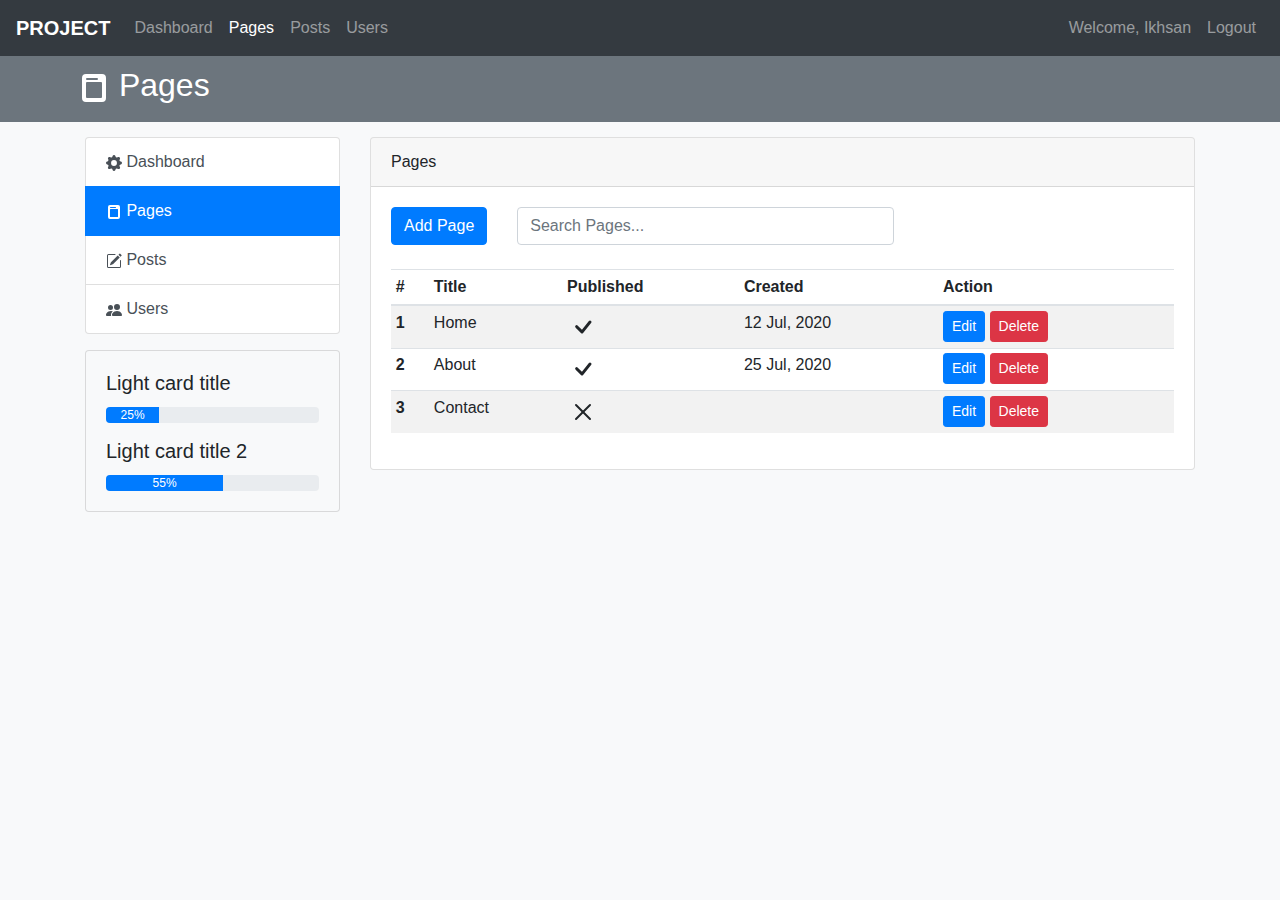
<file: app/pages/pages.html>
<!doctype html>
<html lang="en">
<head>
  <meta charset="utf-8">
  <meta name="viewport" content="width=device-width, initial-scale=1, shrink-to-fit=no">
  <meta name="description" content="">
  <meta name="author" content="Ikhsan Mohamad">
  <meta name="generator" content="">
  <title>Pages</title>

  <!-- Bootstrap core CSS -->
  <link href="../../styles/bootstrap.min.css" rel="stylesheet">

  <!-- Custom styles for this Page -->
  <link href="../../styles/main-custom.css" rel="stylesheet">
</head>

<body class="bg-light">

  <nav class="navbar navbar-expand-md navbar-dark bg-dark">

    <a class="navbar-brand" href="#"><b>PROJECT</b></a>
    <button class="navbar-toggler" type="button" data-toggle="collapse" data-target="#navbarsExampleDefault" aria-controls="navbarsExampleDefault" aria-expanded="false" aria-label="Toggle navigation">
      <span class="navbar-toggler-icon"></span>
    </button>

    <div class="collapse navbar-collapse" id="navbarsExampleDefault">
      <ul class="navbar-nav mr-auto">
        <li class="nav-item">
          <a class="nav-link" href="../../index.html">Dashboard<span class="sr-only">(current)</span></a>
        </li>
        <li class="nav-item active">
          <a class="nav-link" href="pages.html">Pages</a>
        </li>
        <li class="nav-item">
          <a class="nav-link" href="posts.html">Posts</a>
        </li>
        <li class="nav-item">
          <a class="nav-link" href="users.html">Users</a>
        </li>
      </ul>
      <ul class="navbar-nav navbar-right">
        <li class="nav-item dropdown">
          <li class="nav-item">
            <a class="nav-link" href="#">Welcome, Ikhsan</a>
          </li>
          <li class="nav-item">
            <a class="nav-link" href="../auth/login.html">Logout</a>
          </li>
        </li>
      </ul>
    </div>

  </nav>

  <div id="header" class="bg-secondary">
    <div class="container">
      <div class="row">
        <h1 class="h2 mx-2">
          <svg width="1em" height="1em" viewBox="0 0 16 16" class="bi bi-file-post-fill" fill="currentColor" xmlns="http://www.w3.org/2000/svg">
            <path fill-rule="evenodd" d="M12 1H4a2 2 0 0 0-2 2v10a2 2 0 0 0 2 2h8a2 2 0 0 0 2-2V3a2 2 0 0 0-2-2zM4.5 3a.5.5 0 0 0 0 1h5a.5.5 0 0 0 0-1h-5zm0 2a.5.5 0 0 0-.5.5v7a.5.5 0 0 0 .5.5h7a.5.5 0 0 0 .5-.5v-7a.5.5 0 0 0-.5-.5h-7z"/>
          </svg> 
          Pages
        </h1>
      </div>
    </div>
  </div>

  <div class="container">
    <div class="row">
      <div class="col-md-3">
        
        <div class="list-group mb-3">
          <a href="../../index.html" class="list-group-item list-group-item-action">
            <svg width="1em" height="1em" viewBox="0 0 16 16" class="bi bi-gear-fill" fill="currentColor" xmlns="http://www.w3.org/2000/svg">
              <path fill-rule="evenodd" d="M9.405 1.05c-.413-1.4-2.397-1.4-2.81 0l-.1.34a1.464 1.464 0 0 1-2.105.872l-.31-.17c-1.283-.698-2.686.705-1.987 1.987l.169.311c.446.82.023 1.841-.872 2.105l-.34.1c-1.4.413-1.4 2.397 0 2.81l.34.1a1.464 1.464 0 0 1 .872 2.105l-.17.31c-.698 1.283.705 2.686 1.987 1.987l.311-.169a1.464 1.464 0 0 1 2.105.872l.1.34c.413 1.4 2.397 1.4 2.81 0l.1-.34a1.464 1.464 0 0 1 2.105-.872l.31.17c1.283.698 2.686-.705 1.987-1.987l-.169-.311a1.464 1.464 0 0 1 .872-2.105l.34-.1c1.4-.413 1.4-2.397 0-2.81l-.34-.1a1.464 1.464 0 0 1-.872-2.105l.17-.31c.698-1.283-.705-2.686-1.987-1.987l-.311.169a1.464 1.464 0 0 1-2.105-.872l-.1-.34zM8 10.93a2.929 2.929 0 1 0 0-5.86 2.929 2.929 0 0 0 0 5.858z"/>
            </svg> Dashboard
          </a>
          <a href="pages.html" class="list-group-item list-group-item-action active">
            <svg width="1em" height="1em" viewBox="0 0 16 16" class="bi bi-file-post-fill" fill="currentColor" xmlns="http://www.w3.org/2000/svg">
              <path fill-rule="evenodd" d="M12 1H4a2 2 0 0 0-2 2v10a2 2 0 0 0 2 2h8a2 2 0 0 0 2-2V3a2 2 0 0 0-2-2zM4.5 3a.5.5 0 0 0 0 1h5a.5.5 0 0 0 0-1h-5zm0 2a.5.5 0 0 0-.5.5v7a.5.5 0 0 0 .5.5h7a.5.5 0 0 0 .5-.5v-7a.5.5 0 0 0-.5-.5h-7z"/>
            </svg> Pages
          </a>
          <a href="posts.html" class="list-group-item list-group-item-action">
            <svg width="1em" height="1em" viewBox="0 0 16 16" class="bi bi-pencil-square" fill="currentColor" xmlns="http://www.w3.org/2000/svg">
              <path d="M15.502 1.94a.5.5 0 0 1 0 .706L14.459 3.69l-2-2L13.502.646a.5.5 0 0 1 .707 0l1.293 1.293zm-1.75 2.456l-2-2L4.939 9.21a.5.5 0 0 0-.121.196l-.805 2.414a.25.25 0 0 0 .316.316l2.414-.805a.5.5 0 0 0 .196-.12l6.813-6.814z"/>
              <path fill-rule="evenodd" d="M1 13.5A1.5 1.5 0 0 0 2.5 15h11a1.5 1.5 0 0 0 1.5-1.5v-6a.5.5 0 0 0-1 0v6a.5.5 0 0 1-.5.5h-11a.5.5 0 0 1-.5-.5v-11a.5.5 0 0 1 .5-.5H9a.5.5 0 0 0 0-1H2.5A1.5 1.5 0 0 0 1 2.5v11z"/>
            </svg> Posts
          </a>
          <a href="users.html" class="list-group-item list-group-item-action">
            <svg width="1em" height="1em" viewBox="0 0 16 16" class="bi bi-people-fill" fill="currentColor" xmlns="http://www.w3.org/2000/svg">
              <path fill-rule="evenodd" d="M7 14s-1 0-1-1 1-4 5-4 5 3 5 4-1 1-1 1H7zm4-6a3 3 0 1 0 0-6 3 3 0 0 0 0 6zm-5.784 6A2.238 2.238 0 0 1 5 13c0-1.355.68-2.75 1.936-3.72A6.325 6.325 0 0 0 5 9c-4 0-5 3-5 4s1 1 1 1h4.216zM4.5 8a2.5 2.5 0 1 0 0-5 2.5 2.5 0 0 0 0 5z"/>
            </svg> Users
          </a>
        </div>

        <div class="card bg-light mb-3">
          <div class="card-body">
            
            <h5 class="card-title">Light card title</h5>
            <div class="progress mb-3">
              <div class="progress-bar" role="progressbar" style="width: 25%;" aria-valuenow="25" aria-valuemin="0" aria-valuemax="100">25%</div>
            </div>
            <h5 class="card-title">Light card title 2</h5>
            <div class="progress">
              <div class="progress-bar" role="progressbar" style="width: 55%;" aria-valuenow="25" aria-valuemin="0" aria-valuemax="100">55%</div>
            </div>

          </div>
        </div>

      </div>

      <div class="col-md-9">

        <div class="card mb-3">
          <div class="card-header">
            Pages
          </div>
          <div class="card-body">
            <div class="row mb-3">
              <div class="col-md-auto mb-2">
                <a class="btn btn-primary" href="#" role="button">Add Page</a>
              </div>
              <div class="col-md-6">
                <input class="form-control form-control-md" type="text" placeholder="Search Pages...">
              </div>
            </div>
            <table class="table table-striped table-sm">
              <thead>
                <tr>
                  <th scope="col">#</th>
                  <th scope="col">Title</th>
                  <th scope="col">Published</th>
                  <th scope="col">Created</th>
                  <th scope="col">Action</th>
                </tr>
              </thead>
              <tbody>
                <tr>
                  <th scope="row">1</th>
                  <td>Home</td>
                  <td>
                    <svg width="2em" height="2em" viewBox="0 0 16 16" class="bi bi-check" fill="currentColor" xmlns="http://www.w3.org/2000/svg">
                      <path fill-rule="evenodd" d="M10.97 4.97a.75.75 0 0 1 1.071 1.05l-3.992 4.99a.75.75 0 0 1-1.08.02L4.324 8.384a.75.75 0 1 1 1.06-1.06l2.094 2.093 3.473-4.425a.236.236 0 0 1 .02-.022z"/>
                    </svg>
                  </td>
                  <td>12 Jul, 2020</td>
                  <td>
                    <a class="btn btn-primary btn-sm" href="#" role="button">Edit</a>
                    <a class="btn btn-danger btn-sm" href="#" role="button">Delete</a>
                  </td>
                </tr>
                <tr>
                  <th scope="row">2</th>
                  <td>About</td>
                  <td>
                    <svg width="2em" height="2em" viewBox="0 0 16 16" class="bi bi-check" fill="currentColor" xmlns="http://www.w3.org/2000/svg">
                      <path fill-rule="evenodd" d="M10.97 4.97a.75.75 0 0 1 1.071 1.05l-3.992 4.99a.75.75 0 0 1-1.08.02L4.324 8.384a.75.75 0 1 1 1.06-1.06l2.094 2.093 3.473-4.425a.236.236 0 0 1 .02-.022z"/>
                    </svg>
                  </td>
                  <td>25 Jul, 2020</td>
                  <td>
                    <a class="btn btn-primary btn-sm" href="#" role="button">Edit</a>
                    <a class="btn btn-danger btn-sm" href="#" role="button">Delete</a>
                  </td>
                </tr>
                <tr>
                  <th scope="row">3</th>
                  <td>Contact</td>
                  <td>
                    <svg width="2em" height="2em" viewBox="0 0 16 16" class="bi bi-x" fill="currentColor" xmlns="http://www.w3.org/2000/svg">
                      <path fill-rule="evenodd" d="M11.854 4.146a.5.5 0 0 1 0 .708l-7 7a.5.5 0 0 1-.708-.708l7-7a.5.5 0 0 1 .708 0z"/>
                      <path fill-rule="evenodd" d="M4.146 4.146a.5.5 0 0 0 0 .708l7 7a.5.5 0 0 0 .708-.708l-7-7a.5.5 0 0 0-.708 0z"/>
                    </svg>
                  </td>
                  <td></td>
                  <td>
                    <a class="btn btn-primary btn-sm" href="#" role="button">Edit</a>
                    <a class="btn btn-danger btn-sm" href="#" role="button">Delete</a>
                  </td>
                </tr>
              </tbody>
            </table>
          </div>
        </div>

      </div>
    </div>
  </div>
  <!-- /.container -->

  <script src="../../scripts/jquery-3.5.1.min.js"></script>
  <script src="../../scripts/bootstrap.min.js"></script>

</body>
</html>
</file>
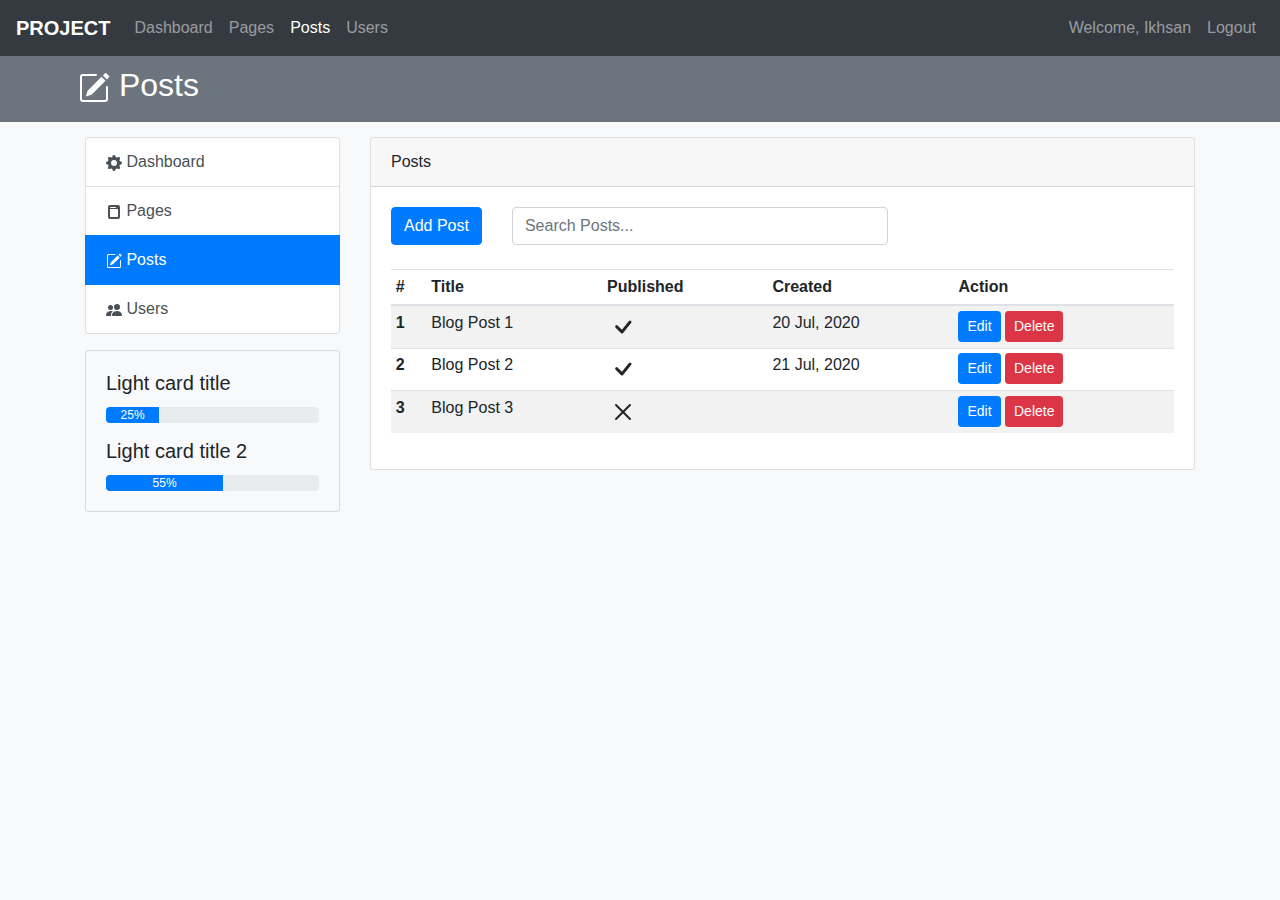
<file: app/pages/posts.html>
<!doctype html>
<html lang="en">
<head>
  <meta charset="utf-8">
  <meta name="viewport" content="width=device-width, initial-scale=1, shrink-to-fit=no">
  <meta name="description" content="">
  <meta name="author" content="Ikhsan Mohamad">
  <meta name="generator" content="">
  <title>Posts</title>

  <!-- Bootstrap core CSS -->
  <link href="../../styles/bootstrap.min.css" rel="stylesheet">

  <!-- Custom styles for this Page -->
  <link href="../../styles/main-custom.css" rel="stylesheet">
</head>

<body class="bg-light">

  <nav class="navbar navbar-expand-md navbar-dark bg-dark">

    <a class="navbar-brand" href="#"><b>PROJECT</b></a>
    <button class="navbar-toggler" type="button" data-toggle="collapse" data-target="#navbarsExampleDefault" aria-controls="navbarsExampleDefault" aria-expanded="false" aria-label="Toggle navigation">
      <span class="navbar-toggler-icon"></span>
    </button>

    <div class="collapse navbar-collapse" id="navbarsExampleDefault">
      <ul class="navbar-nav mr-auto">
        <li class="nav-item">
          <a class="nav-link" href="../../index.html">Dashboard<span class="sr-only">(current)</span></a>
        </li>
        <li class="nav-item">
          <a class="nav-link" href="pages.html">Pages</a>
        </li>
        <li class="nav-item active">
          <a class="nav-link" href="posts.html">Posts</a>
        </li>
        <li class="nav-item">
          <a class="nav-link" href="users.html">Users</a>
        </li>
      </ul>
      <ul class="navbar-nav navbar-right">
        <li class="nav-item dropdown">
          <li class="nav-item">
            <a class="nav-link" href="#">Welcome, Ikhsan</a>
          </li>
          <li class="nav-item">
            <a class="nav-link" href="../auth/login.html">Logout</a>
          </li>
        </li>
      </ul>
    </div>

  </nav>

  <div id="header" class="bg-secondary">
    <div class="container">
      <div class="row">
        <h1 class="h2 mx-2">
          <svg width="1em" height="1em" viewBox="0 0 16 16" class="bi bi-pencil-square" fill="currentColor" xmlns="http://www.w3.org/2000/svg">
            <path d="M15.502 1.94a.5.5 0 0 1 0 .706L14.459 3.69l-2-2L13.502.646a.5.5 0 0 1 .707 0l1.293 1.293zm-1.75 2.456l-2-2L4.939 9.21a.5.5 0 0 0-.121.196l-.805 2.414a.25.25 0 0 0 .316.316l2.414-.805a.5.5 0 0 0 .196-.12l6.813-6.814z"/>
            <path fill-rule="evenodd" d="M1 13.5A1.5 1.5 0 0 0 2.5 15h11a1.5 1.5 0 0 0 1.5-1.5v-6a.5.5 0 0 0-1 0v6a.5.5 0 0 1-.5.5h-11a.5.5 0 0 1-.5-.5v-11a.5.5 0 0 1 .5-.5H9a.5.5 0 0 0 0-1H2.5A1.5 1.5 0 0 0 1 2.5v11z"/>
          </svg> 
          Posts
        </h1>
      </div>
    </div>
  </div>

  <div class="container">
    <div class="row">
      <div class="col-md-3">
        
        <div class="list-group mb-3">
          <a href="../../index.html" class="list-group-item list-group-item-action">
            <svg width="1em" height="1em" viewBox="0 0 16 16" class="bi bi-gear-fill" fill="currentColor" xmlns="http://www.w3.org/2000/svg">
              <path fill-rule="evenodd" d="M9.405 1.05c-.413-1.4-2.397-1.4-2.81 0l-.1.34a1.464 1.464 0 0 1-2.105.872l-.31-.17c-1.283-.698-2.686.705-1.987 1.987l.169.311c.446.82.023 1.841-.872 2.105l-.34.1c-1.4.413-1.4 2.397 0 2.81l.34.1a1.464 1.464 0 0 1 .872 2.105l-.17.31c-.698 1.283.705 2.686 1.987 1.987l.311-.169a1.464 1.464 0 0 1 2.105.872l.1.34c.413 1.4 2.397 1.4 2.81 0l.1-.34a1.464 1.464 0 0 1 2.105-.872l.31.17c1.283.698 2.686-.705 1.987-1.987l-.169-.311a1.464 1.464 0 0 1 .872-2.105l.34-.1c1.4-.413 1.4-2.397 0-2.81l-.34-.1a1.464 1.464 0 0 1-.872-2.105l.17-.31c.698-1.283-.705-2.686-1.987-1.987l-.311.169a1.464 1.464 0 0 1-2.105-.872l-.1-.34zM8 10.93a2.929 2.929 0 1 0 0-5.86 2.929 2.929 0 0 0 0 5.858z"/>
            </svg> Dashboard
          </a>
          <a href="pages.html" class="list-group-item list-group-item-action">
            <svg width="1em" height="1em" viewBox="0 0 16 16" class="bi bi-file-post-fill" fill="currentColor" xmlns="http://www.w3.org/2000/svg">
              <path fill-rule="evenodd" d="M12 1H4a2 2 0 0 0-2 2v10a2 2 0 0 0 2 2h8a2 2 0 0 0 2-2V3a2 2 0 0 0-2-2zM4.5 3a.5.5 0 0 0 0 1h5a.5.5 0 0 0 0-1h-5zm0 2a.5.5 0 0 0-.5.5v7a.5.5 0 0 0 .5.5h7a.5.5 0 0 0 .5-.5v-7a.5.5 0 0 0-.5-.5h-7z"/>
            </svg> Pages
          </a>
          <a href="posts.html" class="list-group-item list-group-item-action active">
            <svg width="1em" height="1em" viewBox="0 0 16 16" class="bi bi-pencil-square" fill="currentColor" xmlns="http://www.w3.org/2000/svg">
              <path d="M15.502 1.94a.5.5 0 0 1 0 .706L14.459 3.69l-2-2L13.502.646a.5.5 0 0 1 .707 0l1.293 1.293zm-1.75 2.456l-2-2L4.939 9.21a.5.5 0 0 0-.121.196l-.805 2.414a.25.25 0 0 0 .316.316l2.414-.805a.5.5 0 0 0 .196-.12l6.813-6.814z"/>
              <path fill-rule="evenodd" d="M1 13.5A1.5 1.5 0 0 0 2.5 15h11a1.5 1.5 0 0 0 1.5-1.5v-6a.5.5 0 0 0-1 0v6a.5.5 0 0 1-.5.5h-11a.5.5 0 0 1-.5-.5v-11a.5.5 0 0 1 .5-.5H9a.5.5 0 0 0 0-1H2.5A1.5 1.5 0 0 0 1 2.5v11z"/>
            </svg> Posts
          </a>
          <a href="users.html" class="list-group-item list-group-item-action">
            <svg width="1em" height="1em" viewBox="0 0 16 16" class="bi bi-people-fill" fill="currentColor" xmlns="http://www.w3.org/2000/svg">
              <path fill-rule="evenodd" d="M7 14s-1 0-1-1 1-4 5-4 5 3 5 4-1 1-1 1H7zm4-6a3 3 0 1 0 0-6 3 3 0 0 0 0 6zm-5.784 6A2.238 2.238 0 0 1 5 13c0-1.355.68-2.75 1.936-3.72A6.325 6.325 0 0 0 5 9c-4 0-5 3-5 4s1 1 1 1h4.216zM4.5 8a2.5 2.5 0 1 0 0-5 2.5 2.5 0 0 0 0 5z"/>
            </svg> Users
          </a>
        </div>

        <div class="card bg-light mb-3">
          <div class="card-body">
            
            <h5 class="card-title">Light card title</h5>
            <div class="progress mb-3">
              <div class="progress-bar" role="progressbar" style="width: 25%;" aria-valuenow="25" aria-valuemin="0" aria-valuemax="100">25%</div>
            </div>
            <h5 class="card-title">Light card title 2</h5>
            <div class="progress">
              <div class="progress-bar" role="progressbar" style="width: 55%;" aria-valuenow="25" aria-valuemin="0" aria-valuemax="100">55%</div>
            </div>

          </div>
        </div>

      </div>

      <div class="col-md-9">

        <div class="card mb-3">
          <div class="card-header">
            Posts
          </div>
          <div class="card-body">

            <div class="row mb-3">
              <div class="col-md-auto mb-2">
                <a class="btn btn-primary" href="create-post.html" role="button">Add Post</a>
              </div>
              <div class="col-md-6">
                <input class="form-control form-control-md" type="text" placeholder="Search Posts...">
              </div>
            </div>
            <table class="table table-striped table-sm">
              <thead>
                <tr>
                  <th scope="col">#</th>
                  <th scope="col">Title</th>
                  <th scope="col">Published</th>
                  <th scope="col">Created</th>
                  <th scope="col">Action</th>
                </tr>
              </thead>
              <tbody>
                <tr>
                  <th scope="row">1</th>
                  <td>Blog Post 1</td>
                  <td>
                    <svg width="2em" height="2em" viewBox="0 0 16 16" class="bi bi-check" fill="currentColor" xmlns="http://www.w3.org/2000/svg">
                      <path fill-rule="evenodd" d="M10.97 4.97a.75.75 0 0 1 1.071 1.05l-3.992 4.99a.75.75 0 0 1-1.08.02L4.324 8.384a.75.75 0 1 1 1.06-1.06l2.094 2.093 3.473-4.425a.236.236 0 0 1 .02-.022z"/>
                    </svg>
                  </td>
                  <td>20 Jul, 2020</td>
                  <td>
                    <a class="btn btn-primary btn-sm" href="edit-post.html" role="button">Edit</a>
                    <a class="btn btn-danger btn-sm" href="#" role="button">Delete</a>
                  </td>
                </tr>
                <tr>
                  <th scope="row">2</th>
                  <td>Blog Post 2</td>
                  <td>
                    <svg width="2em" height="2em" viewBox="0 0 16 16" class="bi bi-check" fill="currentColor" xmlns="http://www.w3.org/2000/svg">
                      <path fill-rule="evenodd" d="M10.97 4.97a.75.75 0 0 1 1.071 1.05l-3.992 4.99a.75.75 0 0 1-1.08.02L4.324 8.384a.75.75 0 1 1 1.06-1.06l2.094 2.093 3.473-4.425a.236.236 0 0 1 .02-.022z"/>
                    </svg>
                  </td>
                  <td>21 Jul, 2020</td>
                  <td>
                    <a class="btn btn-primary btn-sm" href="edit-post.html" role="button">Edit</a>
                    <a class="btn btn-danger btn-sm" href="#" role="button">Delete</a>
                  </td>
                </tr>
                <tr>
                  <th scope="row">3</th>
                  <td>Blog Post 3</td>
                  <td>
                    <svg width="2em" height="2em" viewBox="0 0 16 16" class="bi bi-x" fill="currentColor" xmlns="http://www.w3.org/2000/svg">
                      <path fill-rule="evenodd" d="M11.854 4.146a.5.5 0 0 1 0 .708l-7 7a.5.5 0 0 1-.708-.708l7-7a.5.5 0 0 1 .708 0z"/>
                      <path fill-rule="evenodd" d="M4.146 4.146a.5.5 0 0 0 0 .708l7 7a.5.5 0 0 0 .708-.708l-7-7a.5.5 0 0 0-.708 0z"/>
                    </svg>
                  </td>
                  <td></td>
                  <td>
                    <a class="btn btn-primary btn-sm" href="edit-post.html" role="button">Edit</a>
                    <a class="btn btn-danger btn-sm" href="#" role="button">Delete</a>
                  </td>
                </tr>
              </tbody>
            </table>

          </div>
        </div>

      </div>
    </div>
  </div>
  <!-- /.container -->

  <script src="../../scripts/jquery-3.5.1.min.js"></script>
  <script src="../../scripts/bootstrap.min.js"></script>

</body>
</html>
</file>
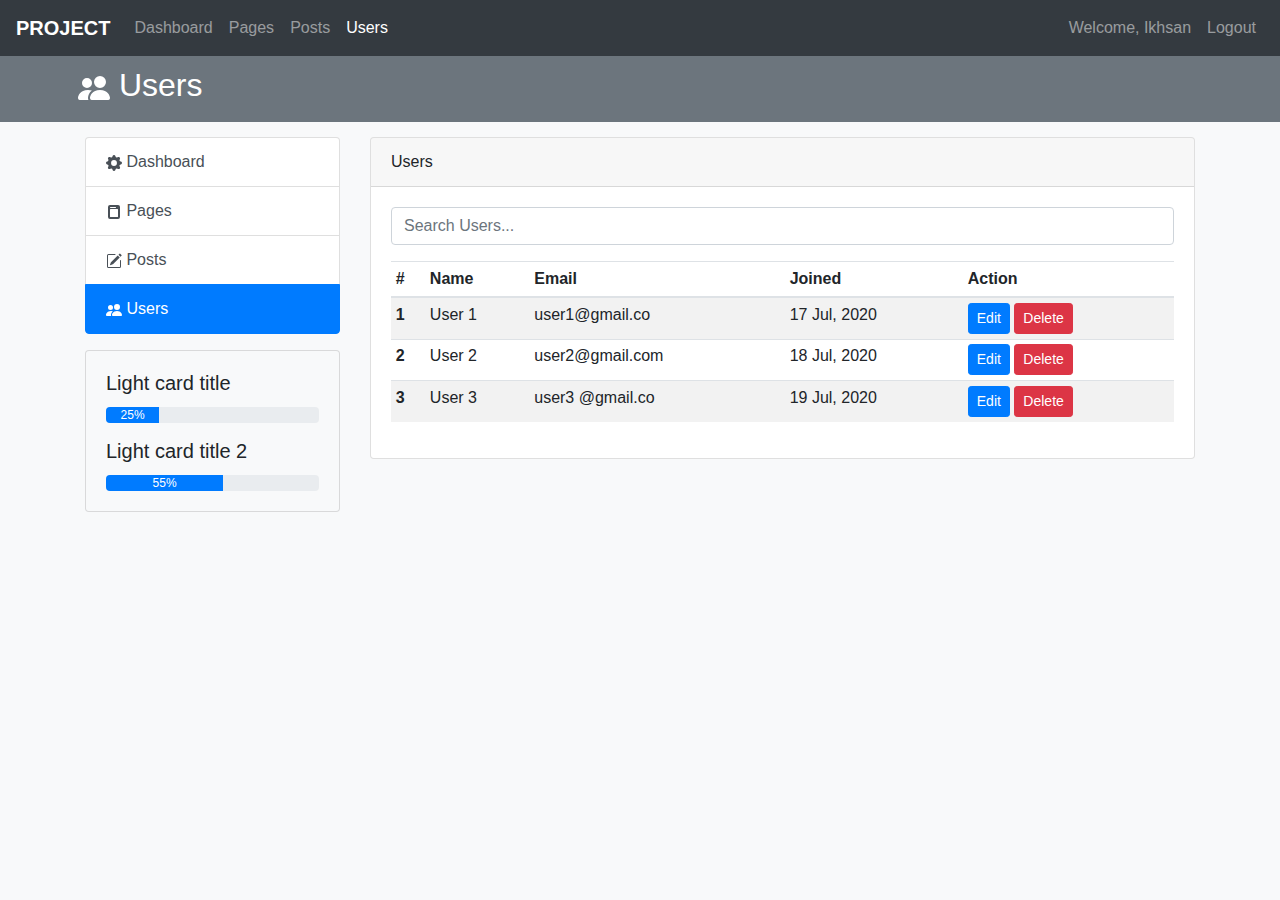
<file: app/pages/users.html>
<!doctype html>
<html lang="en">
<head>
  <meta charset="utf-8">
  <meta name="viewport" content="width=device-width, initial-scale=1, shrink-to-fit=no">
  <meta name="description" content="">
  <meta name="author" content="Ikhsan Mohamad">
  <meta name="generator" content="">
  <title>Users</title>

  <!-- Bootstrap core CSS -->
  <link href="../../styles/bootstrap.min.css" rel="stylesheet">

  <!-- Custom styles for this Page -->
  <link href="../../styles/main-custom.css" rel="stylesheet">
</head>

<body class="bg-light">

  <nav class="navbar navbar-expand-md navbar-dark bg-dark">

    <a class="navbar-brand" href="#"><b>PROJECT</b></a>
    <button class="navbar-toggler" type="button" data-toggle="collapse" data-target="#navbarsExampleDefault" aria-controls="navbarsExampleDefault" aria-expanded="false" aria-label="Toggle navigation">
      <span class="navbar-toggler-icon"></span>
    </button>

    <div class="collapse navbar-collapse" id="navbarsExampleDefault">
      <ul class="navbar-nav mr-auto">
        <li class="nav-item">
          <a class="nav-link" href="../../index.html">Dashboard<span class="sr-only">(current)</span></a>
        </li>
        <li class="nav-item">
          <a class="nav-link" href="pages.html">Pages</a>
        </li>
        <li class="nav-item">
          <a class="nav-link" href="posts.html">Posts</a>
        </li>
        <li class="nav-item active">
          <a class="nav-link" href="users.html">Users</a>
        </li>
      </ul>
      <ul class="navbar-nav navbar-right">
        <li class="nav-item dropdown">
          <li class="nav-item">
            <a class="nav-link" href="#">Welcome, Ikhsan</a>
          </li>
          <li class="nav-item">
            <a class="nav-link" href="../auth/login.html">Logout</a>
          </li>
        </li>
      </ul>
    </div>

  </nav>

  <div id="header" class="bg-secondary">
    <div class="container">
      <div class="row">
        <h1 class="h2 mx-2">
          <svg width="1em" height="1em" viewBox="0 0 16 16" class="bi bi-people-fill" fill="currentColor" xmlns="http://www.w3.org/2000/svg">
            <path fill-rule="evenodd" d="M7 14s-1 0-1-1 1-4 5-4 5 3 5 4-1 1-1 1H7zm4-6a3 3 0 1 0 0-6 3 3 0 0 0 0 6zm-5.784 6A2.238 2.238 0 0 1 5 13c0-1.355.68-2.75 1.936-3.72A6.325 6.325 0 0 0 5 9c-4 0-5 3-5 4s1 1 1 1h4.216zM4.5 8a2.5 2.5 0 1 0 0-5 2.5 2.5 0 0 0 0 5z"/>
          </svg>  
          Users
        </h1>
      </div>
    </div>
  </div>

  <div class="container">
    <div class="row">
      <div class="col-md-3">
        
        <div class="list-group mb-3">
          <a href="../../index.html" class="list-group-item list-group-item-action">
            <svg width="1em" height="1em" viewBox="0 0 16 16" class="bi bi-gear-fill" fill="currentColor" xmlns="http://www.w3.org/2000/svg">
              <path fill-rule="evenodd" d="M9.405 1.05c-.413-1.4-2.397-1.4-2.81 0l-.1.34a1.464 1.464 0 0 1-2.105.872l-.31-.17c-1.283-.698-2.686.705-1.987 1.987l.169.311c.446.82.023 1.841-.872 2.105l-.34.1c-1.4.413-1.4 2.397 0 2.81l.34.1a1.464 1.464 0 0 1 .872 2.105l-.17.31c-.698 1.283.705 2.686 1.987 1.987l.311-.169a1.464 1.464 0 0 1 2.105.872l.1.34c.413 1.4 2.397 1.4 2.81 0l.1-.34a1.464 1.464 0 0 1 2.105-.872l.31.17c1.283.698 2.686-.705 1.987-1.987l-.169-.311a1.464 1.464 0 0 1 .872-2.105l.34-.1c1.4-.413 1.4-2.397 0-2.81l-.34-.1a1.464 1.464 0 0 1-.872-2.105l.17-.31c.698-1.283-.705-2.686-1.987-1.987l-.311.169a1.464 1.464 0 0 1-2.105-.872l-.1-.34zM8 10.93a2.929 2.929 0 1 0 0-5.86 2.929 2.929 0 0 0 0 5.858z"/>
            </svg> Dashboard
          </a>
          <a href="pages.html" class="list-group-item list-group-item-action">
            <svg width="1em" height="1em" viewBox="0 0 16 16" class="bi bi-file-post-fill" fill="currentColor" xmlns="http://www.w3.org/2000/svg">
              <path fill-rule="evenodd" d="M12 1H4a2 2 0 0 0-2 2v10a2 2 0 0 0 2 2h8a2 2 0 0 0 2-2V3a2 2 0 0 0-2-2zM4.5 3a.5.5 0 0 0 0 1h5a.5.5 0 0 0 0-1h-5zm0 2a.5.5 0 0 0-.5.5v7a.5.5 0 0 0 .5.5h7a.5.5 0 0 0 .5-.5v-7a.5.5 0 0 0-.5-.5h-7z"/>
            </svg> Pages
          </a>
          <a href="posts.html" class="list-group-item list-group-item-action">
            <svg width="1em" height="1em" viewBox="0 0 16 16" class="bi bi-pencil-square" fill="currentColor" xmlns="http://www.w3.org/2000/svg">
              <path d="M15.502 1.94a.5.5 0 0 1 0 .706L14.459 3.69l-2-2L13.502.646a.5.5 0 0 1 .707 0l1.293 1.293zm-1.75 2.456l-2-2L4.939 9.21a.5.5 0 0 0-.121.196l-.805 2.414a.25.25 0 0 0 .316.316l2.414-.805a.5.5 0 0 0 .196-.12l6.813-6.814z"/>
              <path fill-rule="evenodd" d="M1 13.5A1.5 1.5 0 0 0 2.5 15h11a1.5 1.5 0 0 0 1.5-1.5v-6a.5.5 0 0 0-1 0v6a.5.5 0 0 1-.5.5h-11a.5.5 0 0 1-.5-.5v-11a.5.5 0 0 1 .5-.5H9a.5.5 0 0 0 0-1H2.5A1.5 1.5 0 0 0 1 2.5v11z"/>
            </svg> Posts
          </a>
          <a href="users.html" class="list-group-item list-group-item-action active">
            <svg width="1em" height="1em" viewBox="0 0 16 16" class="bi bi-people-fill" fill="currentColor" xmlns="http://www.w3.org/2000/svg">
              <path fill-rule="evenodd" d="M7 14s-1 0-1-1 1-4 5-4 5 3 5 4-1 1-1 1H7zm4-6a3 3 0 1 0 0-6 3 3 0 0 0 0 6zm-5.784 6A2.238 2.238 0 0 1 5 13c0-1.355.68-2.75 1.936-3.72A6.325 6.325 0 0 0 5 9c-4 0-5 3-5 4s1 1 1 1h4.216zM4.5 8a2.5 2.5 0 1 0 0-5 2.5 2.5 0 0 0 0 5z"/>
            </svg> Users
          </a>
        </div>

        <div class="card bg-light mb-3">
          <div class="card-body">
            
            <h5 class="card-title">Light card title</h5>
            <div class="progress mb-3">
              <div class="progress-bar" role="progressbar" style="width: 25%;" aria-valuenow="25" aria-valuemin="0" aria-valuemax="100">25%</div>
            </div>
            <h5 class="card-title">Light card title 2</h5>
            <div class="progress">
              <div class="progress-bar" role="progressbar" style="width: 55%;" aria-valuenow="25" aria-valuemin="0" aria-valuemax="100">55%</div>
            </div>

          </div>
        </div>

      </div>

      <div class="col-md-9">

        <div class="card mb-3">
          <div class="card-header">
            Users
          </div>
          <div class="card-body">

            <div class="row mb-3">
              <div class="col-md-12">
                <input class="form-control form-control-md" type="text" placeholder="Search Users...">
              </div>
            </div>
            <table class="table table-striped table-sm">
              <thead>
                <tr>
                  <th scope="col">#</th>
                  <th scope="col">Name</th>
                  <th scope="col">Email</th>
                  <th scope="col">Joined</th>
                  <th scope="col">Action</th>
                </tr>
              </thead>
              <tbody>
                <tr>
                  <th scope="row">1</th>
                  <td>User 1</td>
                  <td>user1@gmail.co</td>
                  <td>17 Jul, 2020</td>
                  <td>
                    <a class="btn btn-primary btn-sm" href="edit-user.html" role="button">Edit</a>
                    <a class="btn btn-danger btn-sm" href="#" role="button">Delete</a>
                  </td>
                </tr>
                <tr>
                  <th scope="row">2</th>
                  <td>User 2</td>
                  <td>user2@gmail.com</td>
                  <td>18 Jul, 2020</td>
                  <td>
                    <a class="btn btn-primary btn-sm" href="edit-user.html" role="button">Edit</a>
                    <a class="btn btn-danger btn-sm" href="#" role="button">Delete</a>
                  </td>
                </tr>
                <tr>
                  <th scope="row">3</th>
                  <td>User 3</td>
                  <td>user3 @gmail.co</td>
                  <td>19 Jul, 2020</td>
                  <td>
                    <a class="btn btn-primary btn-sm" href="edit-user.html" role="button">Edit</a>
                    <a class="btn btn-danger btn-sm" href="#" role="button">Delete</a>
                  </td>
                </tr>
              </tbody>
            </table>

          </div>
        </div>

      </div>
    </div>
  </div>
  <!-- /.container -->

  <script src="../../scripts/jquery-3.5.1.min.js"></script>
  <script src="../../scripts/bootstrap.min.js"></script>

</body>
</html>
</file>
<file: styles/main-custom.css>
/* 
.navbar {
  min-height: 33px !important;
  margin-bottom: 0;
}

.navbar-nav > li > a, .navbar-brand {
  padding-top: 6px !important;
  padding-bottom: 0 !important;
  height: 33px;
} 
*/

/* Main Header */
#header {
  color: #ffffff;
  padding-top: 10px;
  padding-bottom: 10px;
  margin-bottom: 15px;
}

/* Custom Responsive */
@media (min-width: 1350px) {
  .container{
    max-width: 1800px;
}}
</file>
<file: styles/login.css>
html,
body {
  height: 100%;
}

body {
  display: -ms-flexbox;
  display: flex;
  -ms-flex-align: center;
  align-items: center;
  padding-top: 40px;
  padding-bottom: 40px;
  background-color: #f5f5f5;
}

.form-signin {
  width: 100%;
  max-width: 530px !important;
  padding: 15px;
  margin: auto;
}
.form-signin .checkbox {
  font-weight: 400;
}
.form-signin .form-control {
  position: relative;
  box-sizing: border-box;
  height: auto;
  padding: 10px;
  font-size: 16px;
}
.form-signin .form-control:focus {
  z-index: 2;
}
.form-signin input[type="email"] {
  margin-bottom: -1px;
  border-bottom-right-radius: 0;
  border-bottom-left-radius: 0;
}
.form-signin input[type="password"] {
  margin-bottom: 10px;
  border-top-left-radius: 0;
  border-top-right-radius: 0;
}
</file>
